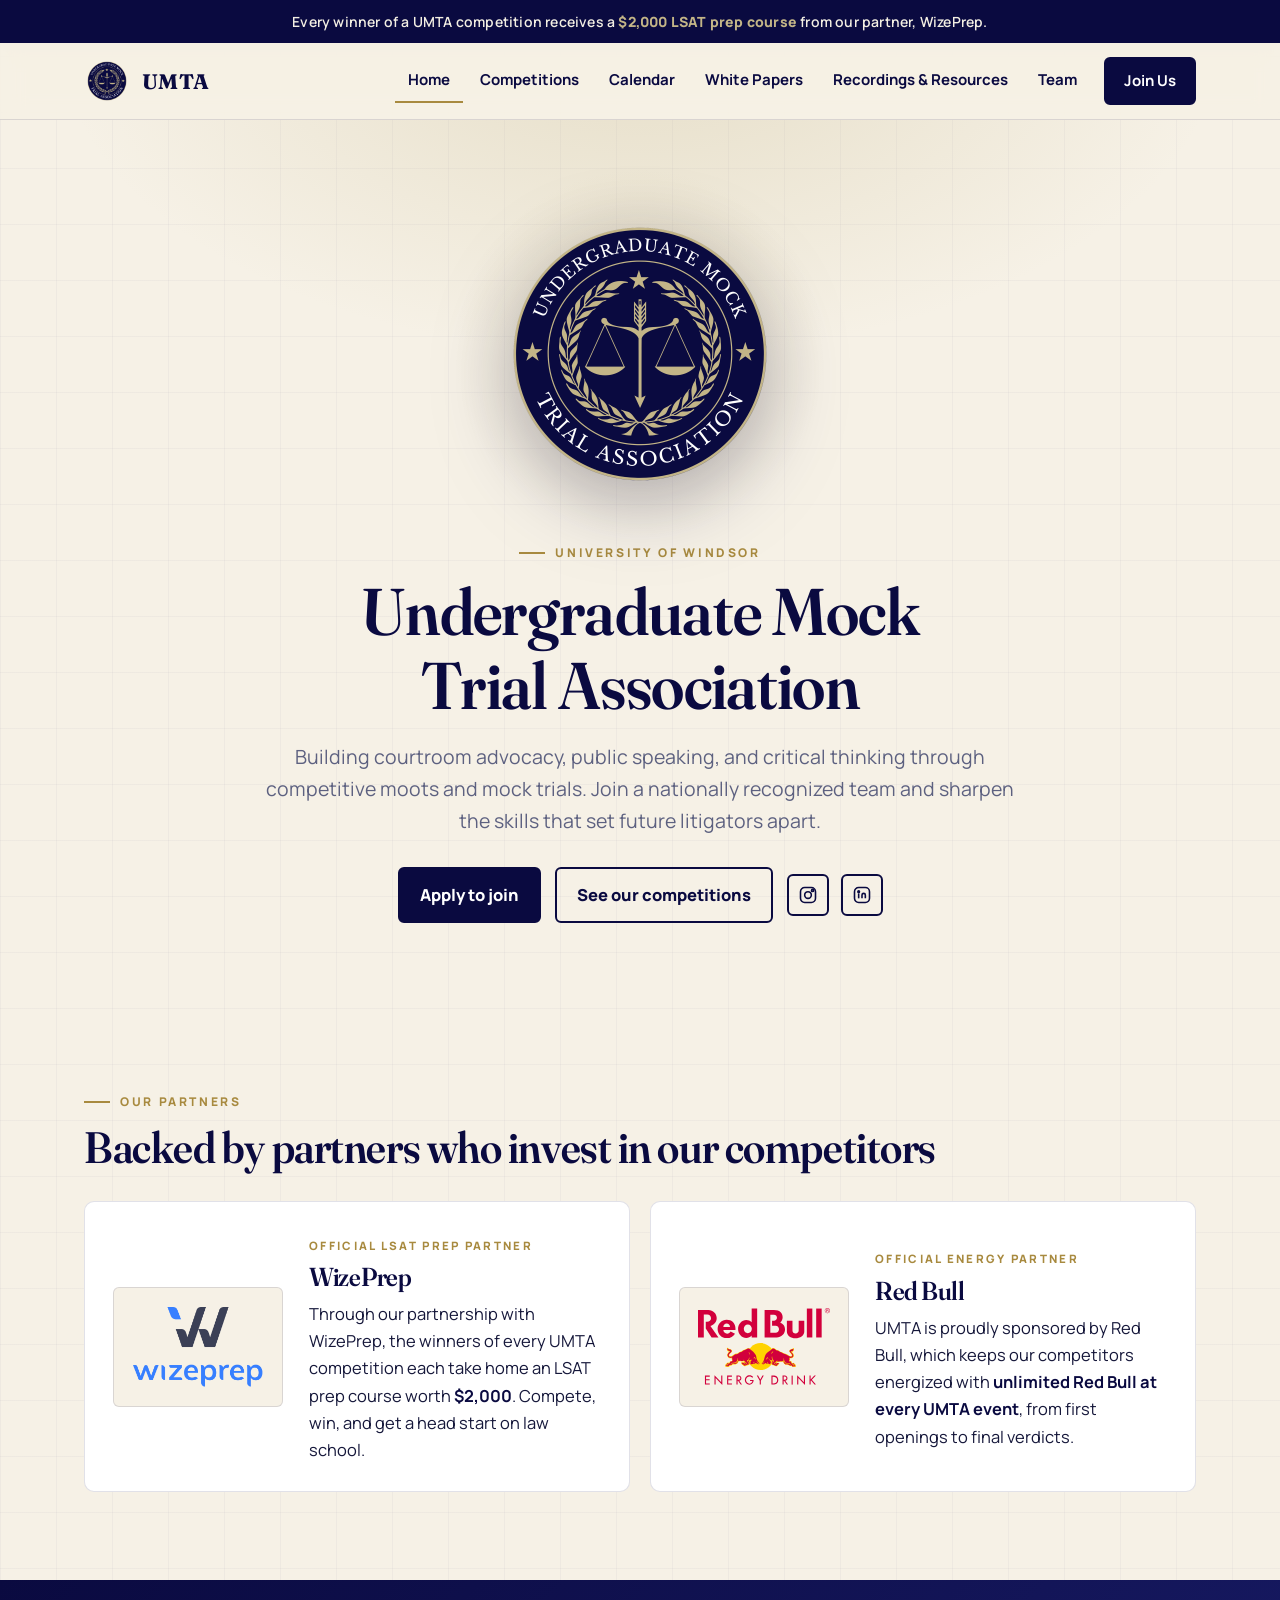
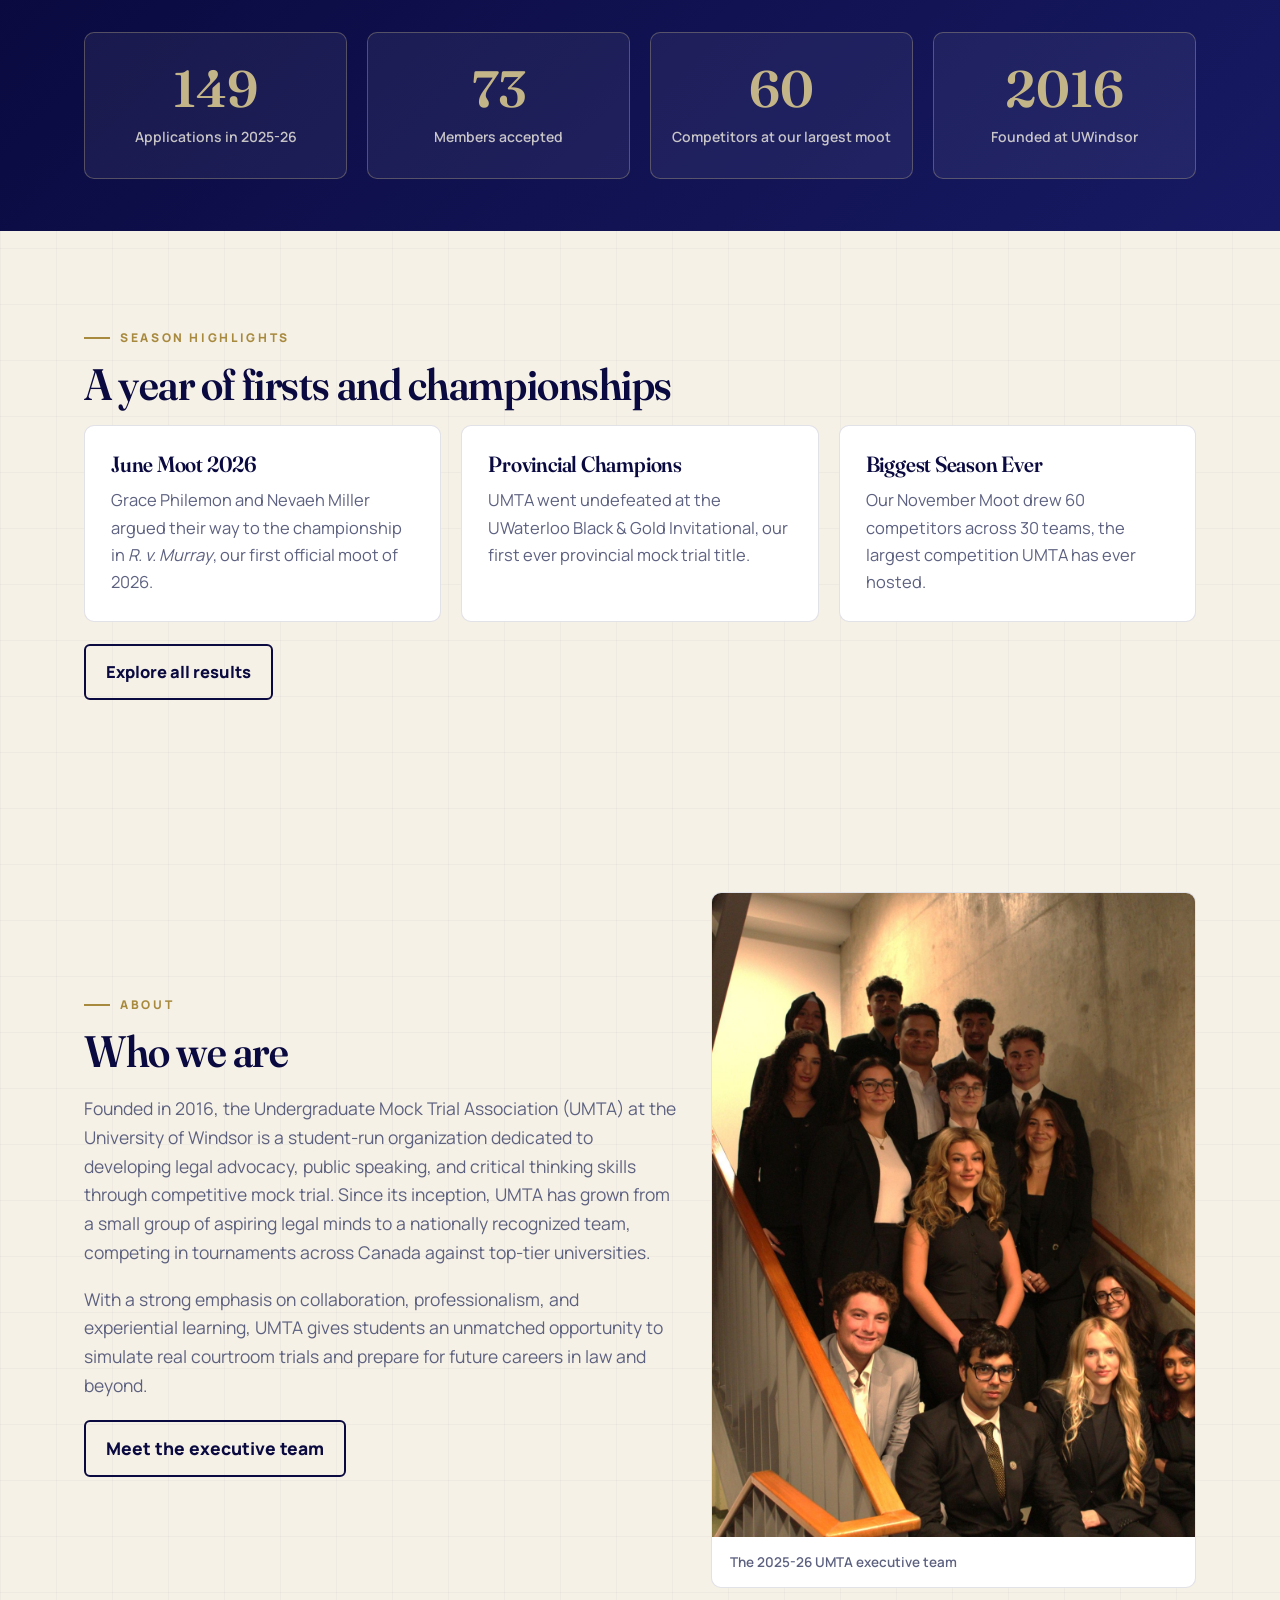
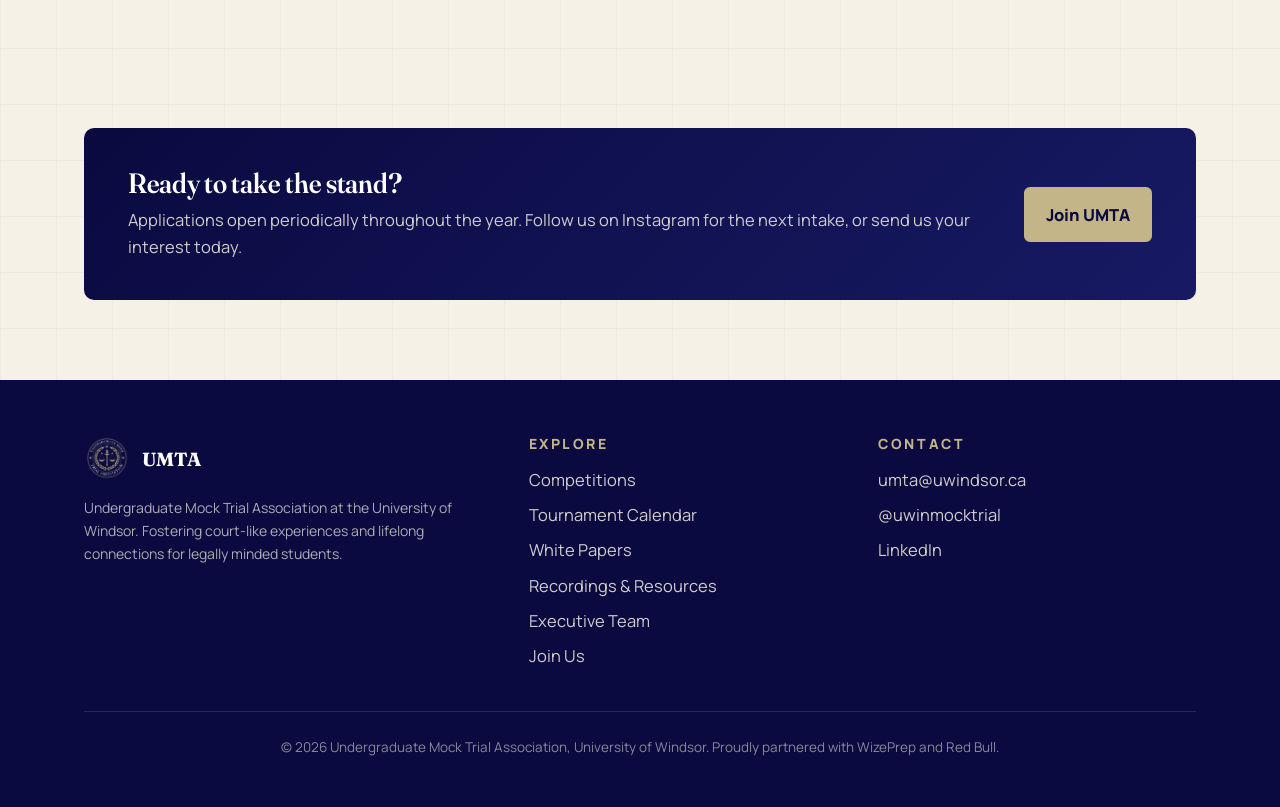
<file: UMTA/umta-vercel-site/index.html>
<!DOCTYPE html>
<html lang="en">
<head>
  <meta charset="utf-8" />
  <meta name="viewport" content="width=device-width, initial-scale=1" />
  <title>Undergraduate Mock Trial Association | University of Windsor</title>
  <meta name="description" content="UMTA at the University of Windsor builds courtroom advocacy, public speaking, and critical thinking through competitive moots and mock trials." />
  <meta name="theme-color" content="#0a0a40" />
  <link rel="icon" type="image/png" href="images/umta-logo.png" />
  <link rel="preconnect" href="https://fonts.googleapis.com">
  <link rel="preconnect" href="https://fonts.gstatic.com" crossorigin>
  <link href="https://fonts.googleapis.com/css2?family=Fraunces:opsz,wght@9..144,400;9..144,600;9..144,700&family=Manrope:wght@400;500;600;700;800&display=swap" rel="stylesheet">
  <link rel="stylesheet" href="styles.css" />
</head>
<body>

  <div class="announce">
    Every winner of a UMTA competition receives a <b>$2,000 LSAT prep course</b> from our partner, WizePrep.
  </div>

  <header class="site">
    <div class="container nav">
      <a class="brand" href="index.html" aria-label="UMTA home">
        <img src="images/umta-seal-navy.png" alt="UMTA seal" />
        <b>UMTA</b>
      </a>
      <button class="menu-btn" aria-label="Toggle menu" aria-expanded="false">&#9776;</button>
      <nav class="nav-links" aria-label="Primary navigation">
        <a href="index.html" class="active">Home</a>
        <a href="competitions.html">Competitions</a>
        <a href="calendar.html">Calendar</a>
        <a href="white-papers.html">White Papers</a>
        <a href="resources.html">Recordings &amp; Resources</a>
        <a href="team.html">Team</a>
        <a class="cta" href="join.html">Join Us</a>
      </nav>
    </div>
  </header>

  <!-- Hero -->
  <main class="hero">
    <div class="container">
      <div class="hero-seal">
        <img src="images/umta-seal-navy.png" alt="Undergraduate Mock Trial Association seal" />
      </div>
      <span class="eyebrow">University of Windsor</span>
      <h1>Undergraduate Mock Trial Association</h1>
      <p>Building courtroom advocacy, public speaking, and critical thinking through competitive moots and mock trials. Join a nationally recognized team and sharpen the skills that set future litigators apart.</p>
      <div class="actions">
        <a class="cta" href="join.html">Apply to join</a>
        <a class="cta ghost" href="competitions.html">See our competitions</a>
        <div class="social" aria-label="UMTA social media">
          <a class="icon" href="https://www.instagram.com/uwinmocktrial/" target="_blank" rel="noopener" aria-label="Instagram">
            <svg viewBox="0 0 24 24" aria-hidden="true"><rect x="3" y="3" width="18" height="18" rx="5"/><circle cx="12" cy="12" r="4"/><circle cx="17.5" cy="6.5" r="1.3"/></svg>
          </a>
          <a class="icon" href="https://www.linkedin.com/company/undergraduate-mock-trial-association/" target="_blank" rel="noopener" aria-label="LinkedIn">
            <svg viewBox="0 0 24 24" aria-hidden="true"><rect x="3" y="3" width="18" height="18" rx="5"/><circle cx="8" cy="8" r="1"/><line x1="8" y1="10" x2="8" y2="16"/><path d="M12 16v-4a2 2 0 0 1 4 0v4"/></svg>
          </a>
        </div>
      </div>
    </div>
  </main>

  <!-- Partners -->
  <section class="section partners band" id="partners">
    <div class="container">
      <span class="eyebrow">Our Partners</span>
      <h2>Backed by partners who invest in our competitors</h2>
      <div class="cards-2" style="margin-top:28px">
        <div class="card fade-in">
          <div class="logo-chip"><img src="images/wizeprep-logo.png" alt="WizePrep logo" /></div>
          <div>
            <span class="partner-tag">Official LSAT Prep Partner</span>
            <h3>WizePrep</h3>
            <p>Through our partnership with WizePrep, the winners of every UMTA competition each take home an LSAT prep course worth <b>$2,000</b>. Compete, win, and get a head start on law school.</p>
          </div>
        </div>
        <div class="card fade-in">
          <div class="logo-chip"><img src="images/redbull-logo.svg" alt="Red Bull logo" /></div>
          <div>
            <span class="partner-tag">Official Energy Partner</span>
            <h3>Red Bull</h3>
            <p>UMTA is proudly sponsored by Red Bull, which keeps our competitors energized with <b>unlimited Red Bull at every UMTA event</b>, from first openings to final verdicts.</p>
          </div>
        </div>
      </div>
    </div>
  </section>

  <!-- Stats -->
  <section class="section-tight band-navy">
    <div class="container">
      <div class="stats">
        <div class="stat fade-in"><div class="num">149</div><div class="label">Applications in 2025-26</div></div>
        <div class="stat fade-in"><div class="num">73</div><div class="label">Members accepted</div></div>
        <div class="stat fade-in"><div class="num">60</div><div class="label">Competitors at our largest moot</div></div>
        <div class="stat fade-in"><div class="num">2016</div><div class="label">Founded at UWindsor</div></div>
      </div>
    </div>
  </section>

  <!-- Highlights -->
  <section class="section">
    <div class="container">
      <span class="eyebrow">Season Highlights</span>
      <h2>A year of firsts and championships</h2>
      <div class="cards">
        <div class="card fade-in">
          <h3>June Moot 2026</h3>
          <p>Grace Philemon and Nevaeh Miller argued their way to the championship in <i>R. v. Murray</i>, our first official moot of 2026.</p>
        </div>
        <div class="card fade-in">
          <h3>Provincial Champions</h3>
          <p>UMTA went undefeated at the UWaterloo Black &amp; Gold Invitational, our first ever provincial mock trial title.</p>
        </div>
        <div class="card fade-in">
          <h3>Biggest Season Ever</h3>
          <p>Our November Moot drew 60 competitors across 30 teams, the largest competition UMTA has ever hosted.</p>
        </div>
      </div>
      <p style="margin-top:22px"><a class="cta ghost" href="competitions.html">Explore all results</a></p>
    </div>
  </section>

  <!-- About -->
  <section class="section">
    <div class="container">
      <div class="photo-band">
        <div class="about-copy">
          <span class="eyebrow">About</span>
          <h2>Who we are</h2>
          <p class="lede">Founded in 2016, the Undergraduate Mock Trial Association (UMTA) at the University of Windsor is a student-run organization dedicated to developing legal advocacy, public speaking, and critical thinking skills through competitive mock trial. Since its inception, UMTA has grown from a small group of aspiring legal minds to a nationally recognized team, competing in tournaments across Canada against top-tier universities.</p>
          <p class="lede" style="margin-top:14px">With a strong emphasis on collaboration, professionalism, and experiential learning, UMTA gives students an unmatched opportunity to simulate real courtroom trials and prepare for future careers in law and beyond.</p>
          <p style="margin-top:20px"><a class="cta ghost" href="team.html">Meet the executive team</a></p>
        </div>
        <div class="card fade-in">
          <img src="images/exec-team-2025-2026.jpg" alt="UMTA 2025-26 executive team" style="aspect-ratio:3/4" />
          <div class="caption">The 2025-26 UMTA executive team</div>
        </div>
      </div>
    </div>
  </section>

  <!-- Join CTA -->
  <section class="section-tight" style="padding-bottom:80px">
    <div class="container">
      <div class="cta-banner fade-in">
        <div>
          <h3>Ready to take the stand?</h3>
          <p>Applications open periodically throughout the year. Follow us on Instagram for the next intake, or send us your interest today.</p>
        </div>
        <a class="cta" href="join.html">Join UMTA</a>
      </div>
    </div>
  </section>

  <footer class="site">
    <div class="container">
      <div class="footer-grid">
        <div>
          <div class="footer-brand">
            <img src="images/umta-logo.png" alt="UMTA seal" />
            <b>UMTA</b>
          </div>
          <p style="font-size:14px; margin:0">Undergraduate Mock Trial Association at the University of Windsor. Fostering court-like experiences and lifelong connections for legally minded students.</p>
        </div>
        <div>
          <h4>Explore</h4>
          <ul>
            <li><a href="competitions.html">Competitions</a></li>
            <li><a href="calendar.html">Tournament Calendar</a></li>
            <li><a href="white-papers.html">White Papers</a></li>
            <li><a href="resources.html">Recordings &amp; Resources</a></li>
            <li><a href="team.html">Executive Team</a></li>
            <li><a href="join.html">Join Us</a></li>
          </ul>
        </div>
        <div>
          <h4>Contact</h4>
          <ul>
            <li><a href="mailto:umta@uwindsor.ca">umta@uwindsor.ca</a></li>
            <li><a href="https://www.instagram.com/uwinmocktrial/" target="_blank" rel="noopener">@uwinmocktrial</a></li>
            <li><a href="https://www.linkedin.com/company/undergraduate-mock-trial-association/" target="_blank" rel="noopener">LinkedIn</a></li>
          </ul>
        </div>
      </div>
      <div class="copyright">&copy; <span id="year"></span> Undergraduate Mock Trial Association, University of Windsor. Proudly partnered with WizePrep and Red Bull.</div>
    </div>
  </footer>

  <script src="script.js"></script>
</body>
</html>
</file>
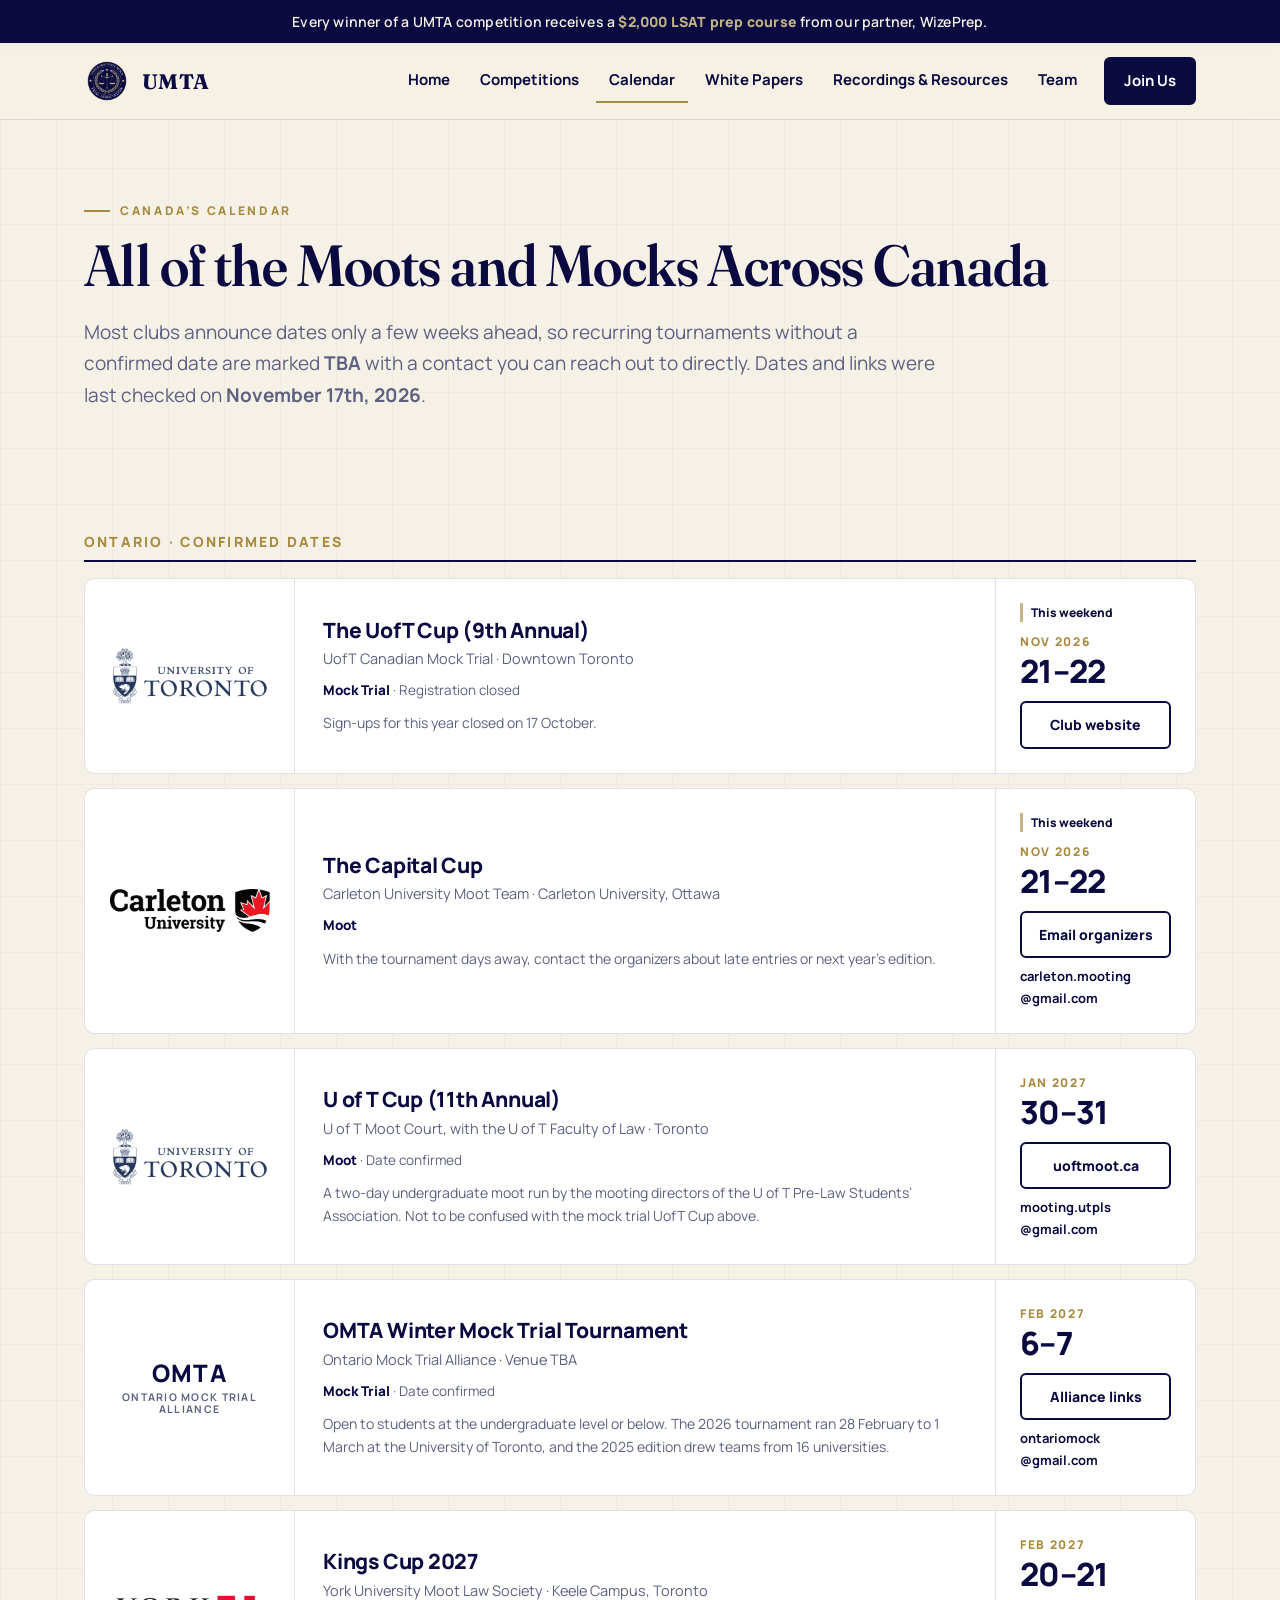
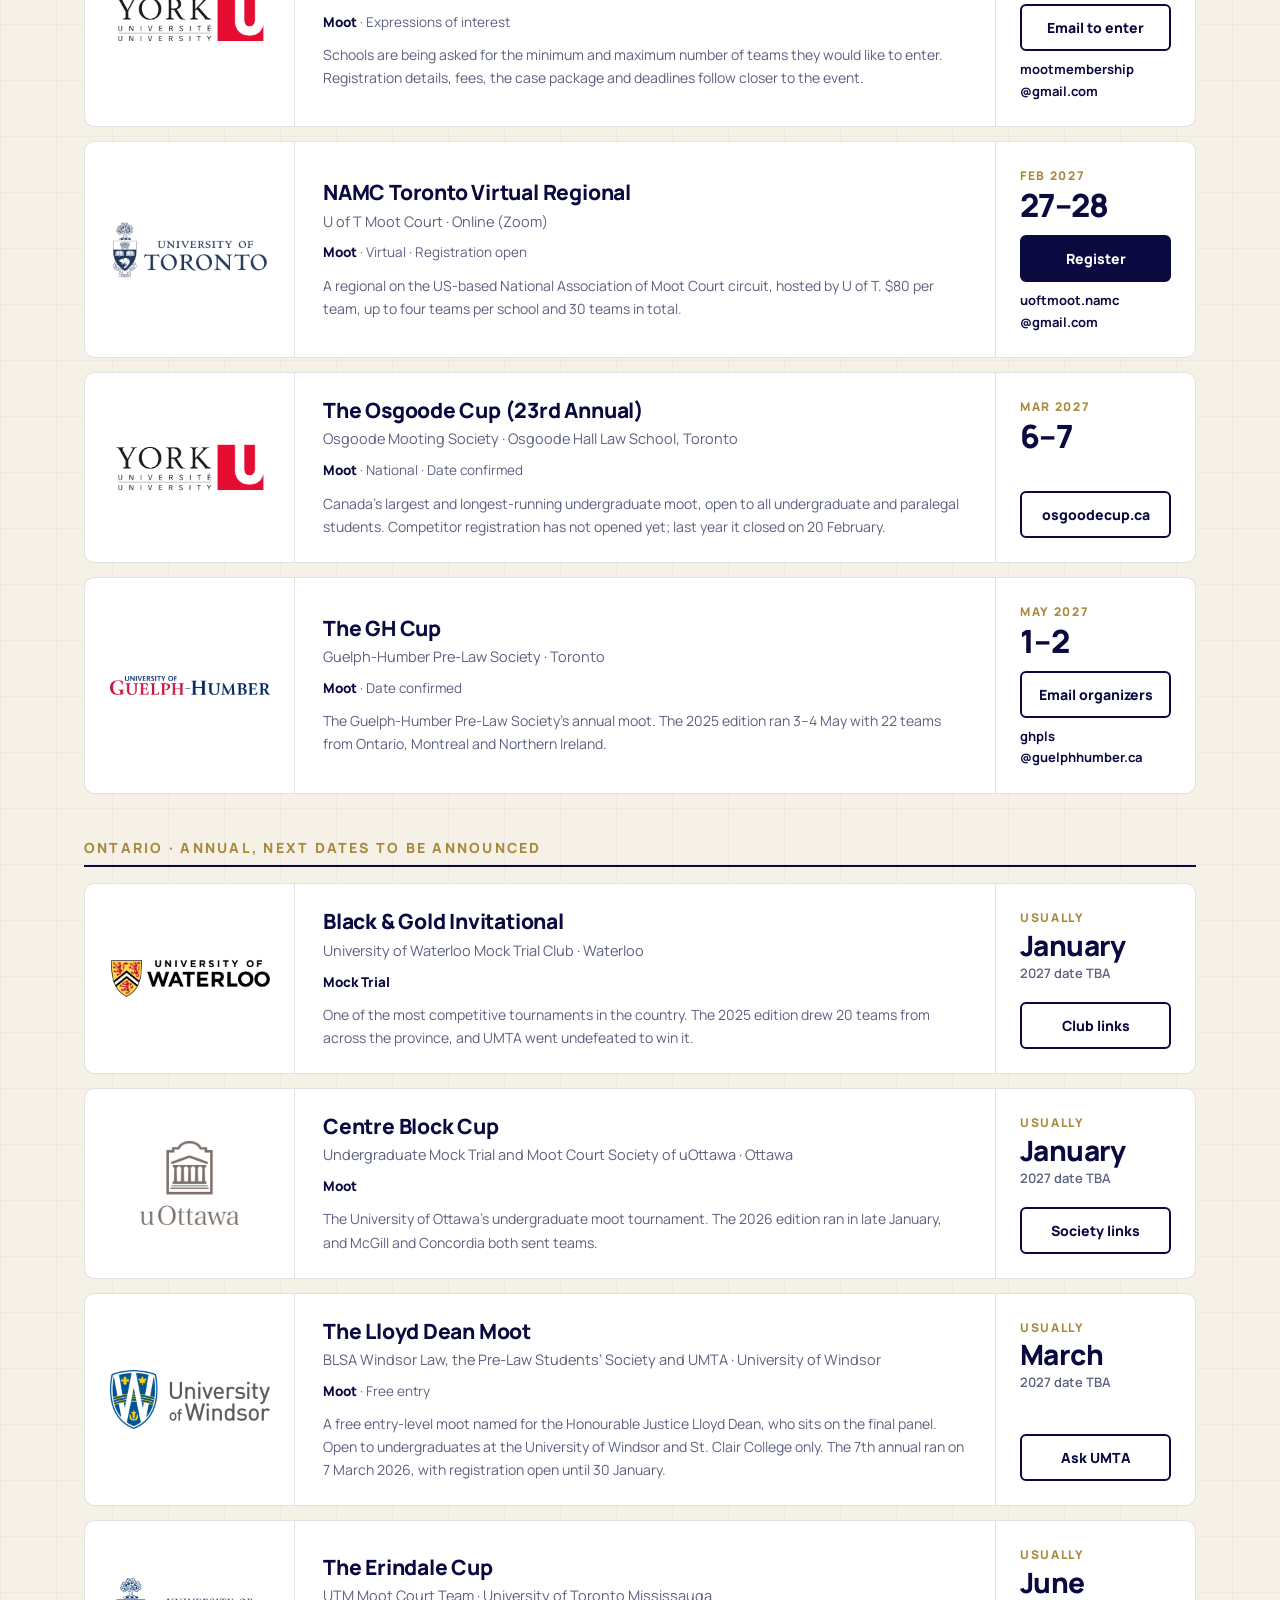
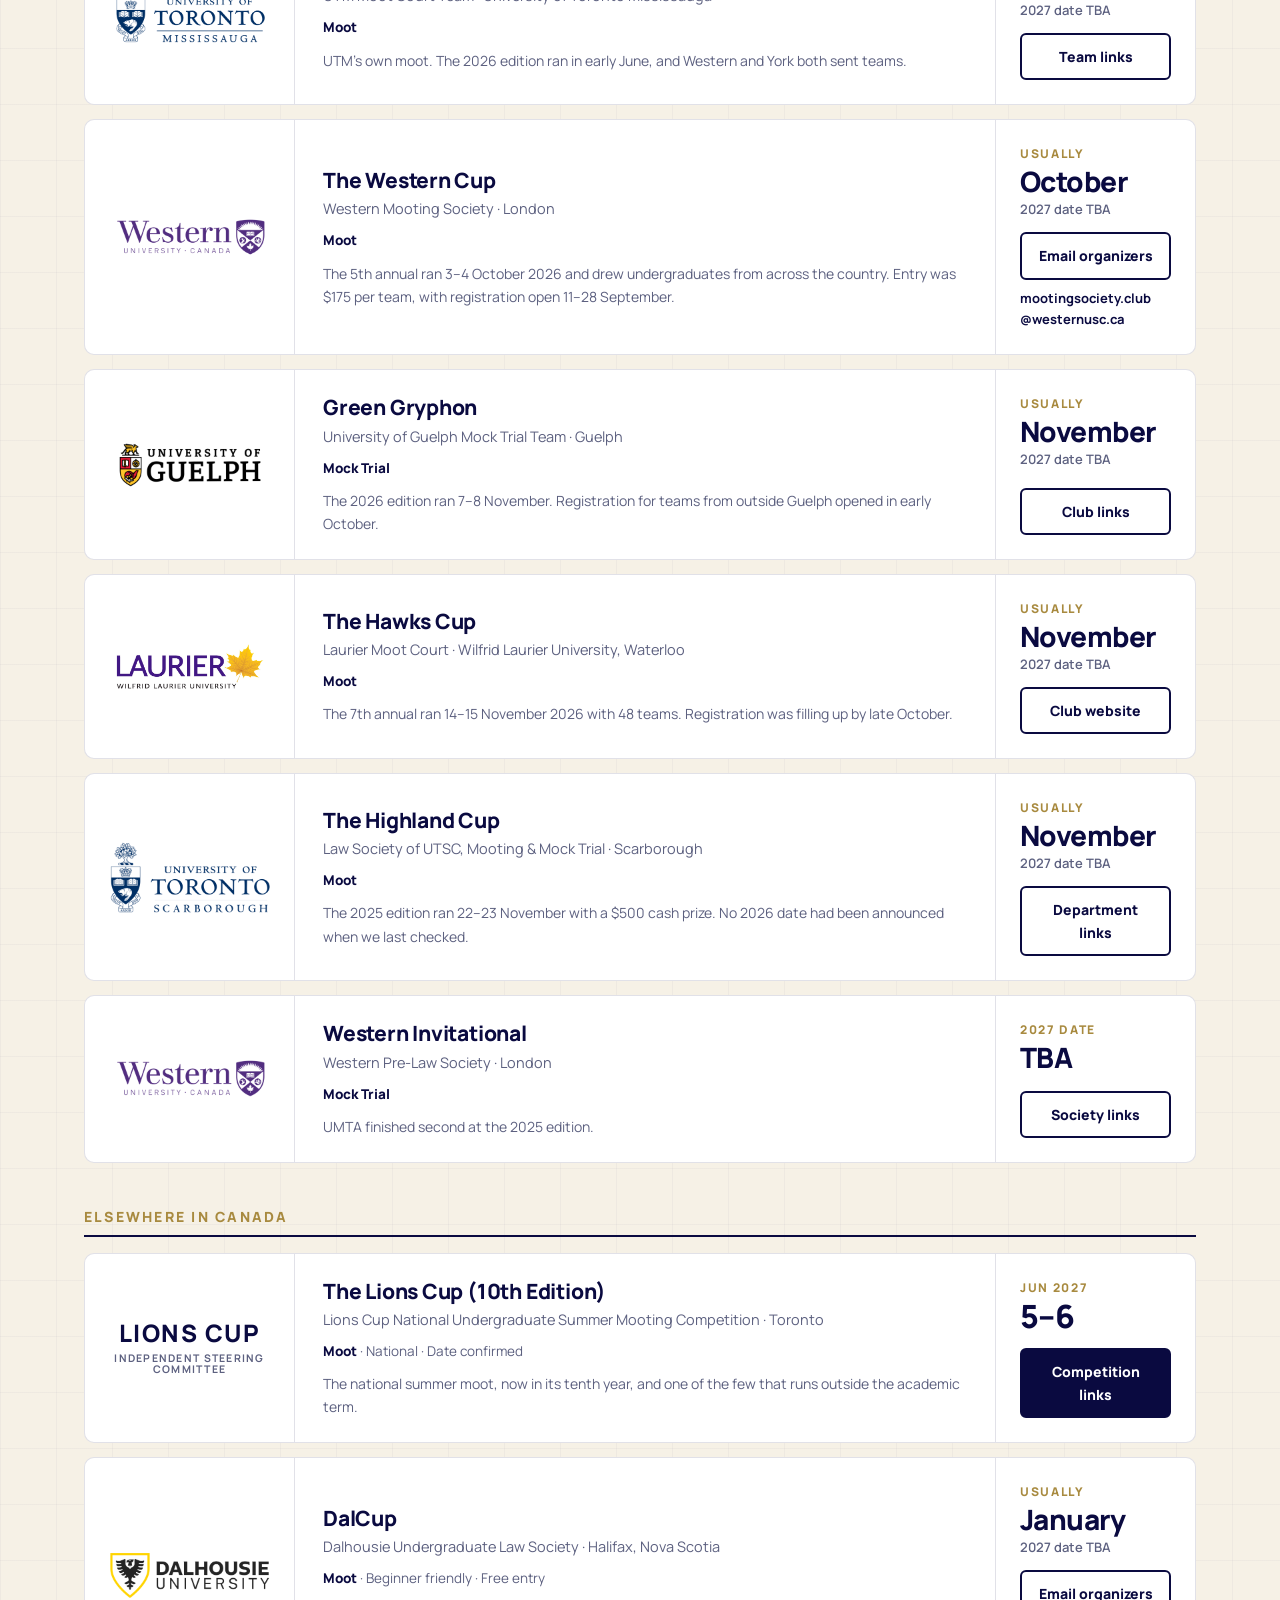
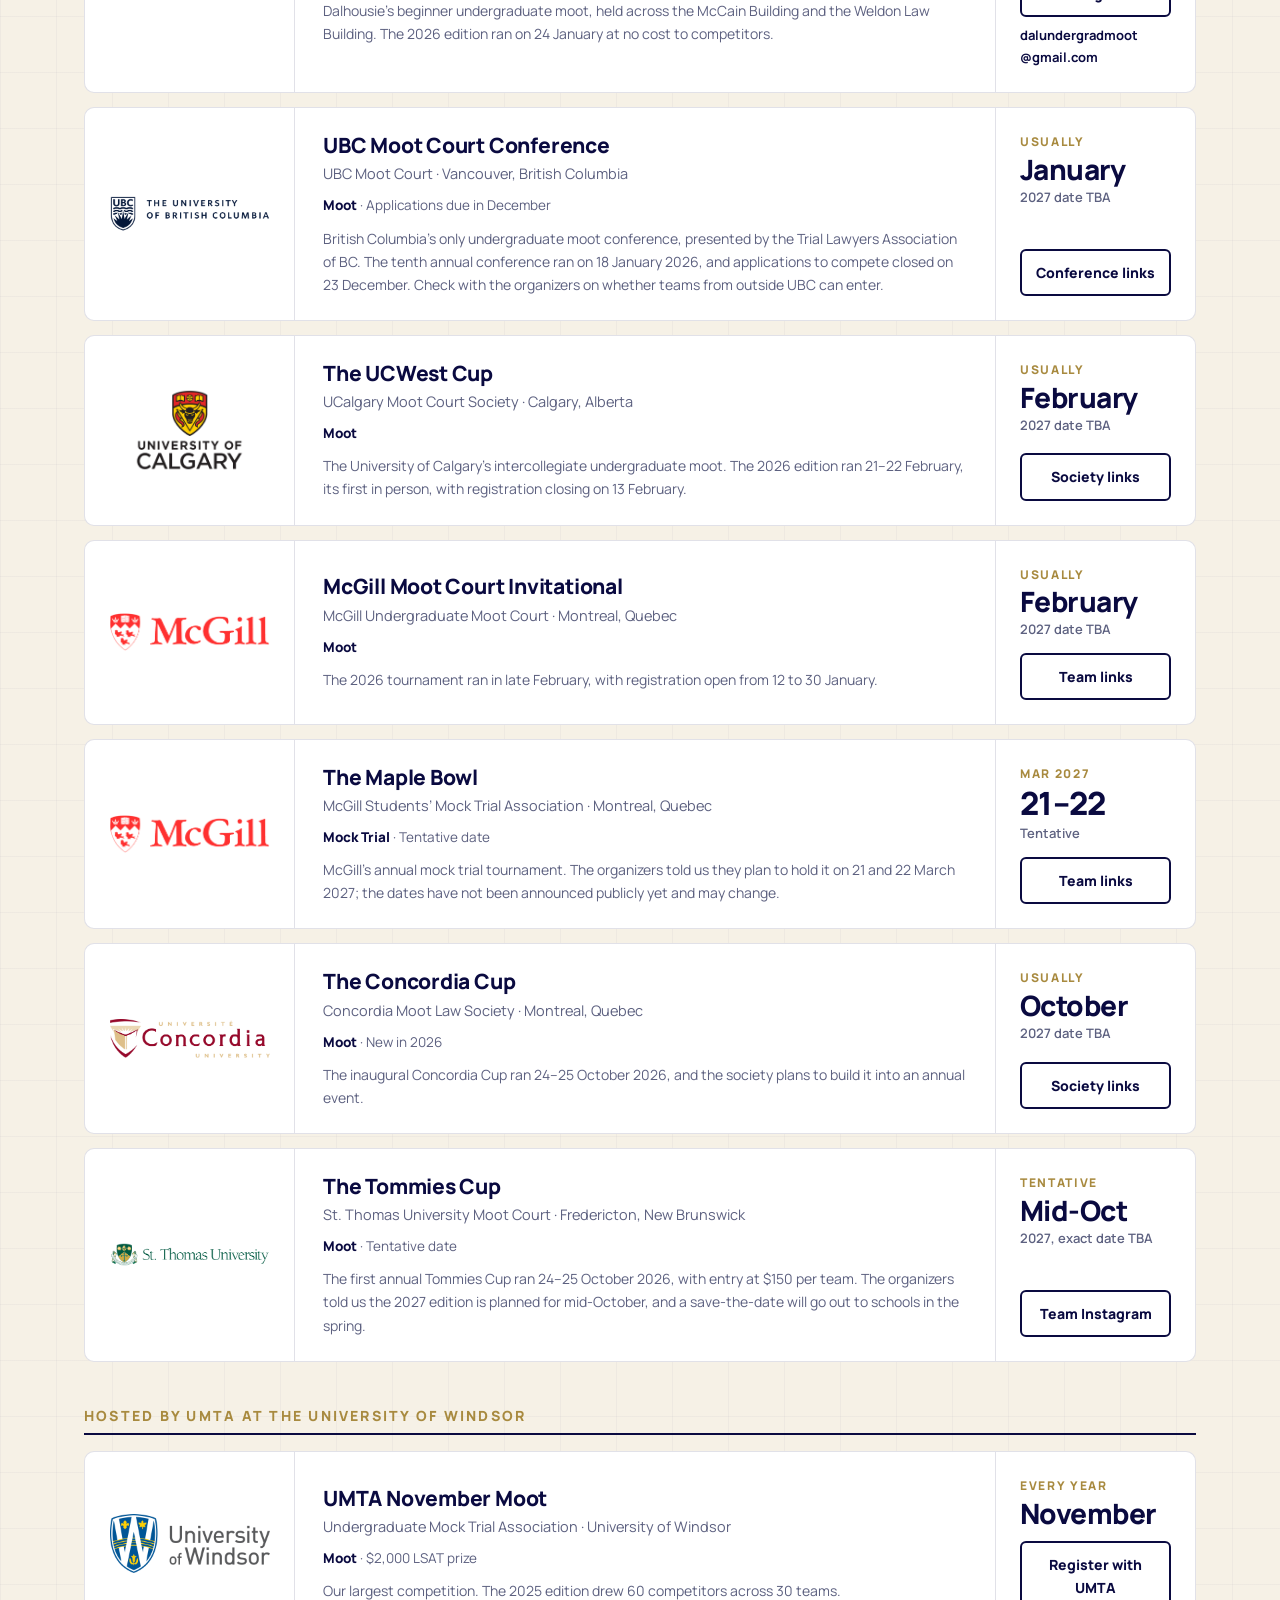
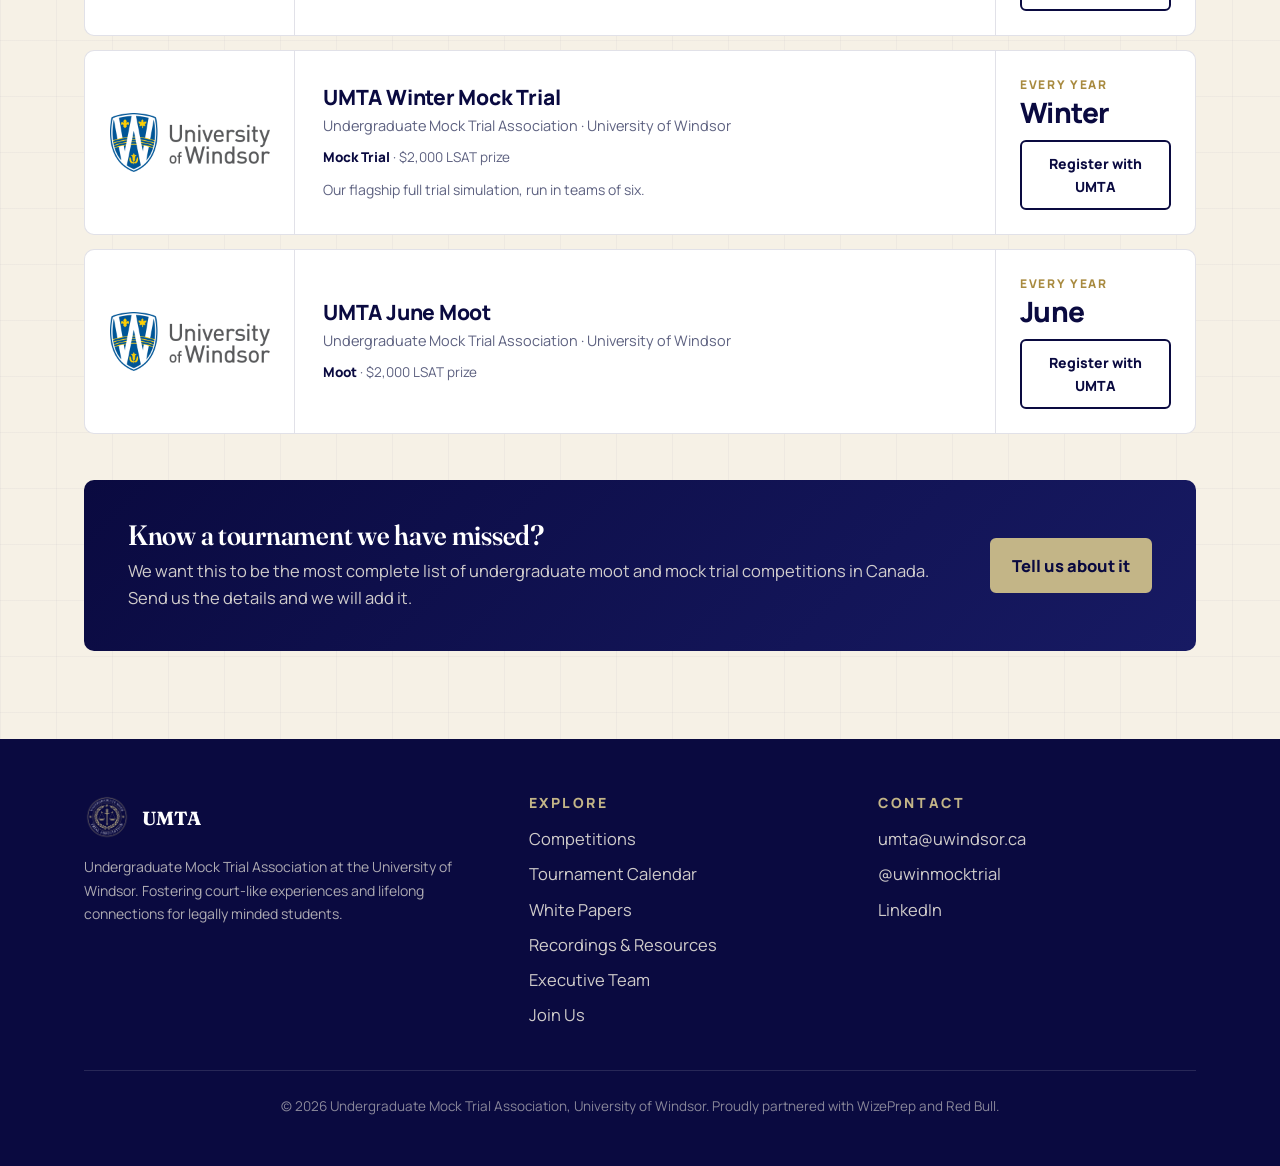
<file: UMTA/umta-vercel-site/calendar.html>
<!DOCTYPE html>
<html lang="en">
<head>
  <meta charset="utf-8" />
  <meta name="viewport" content="width=device-width, initial-scale=1" />
  <title>Tournament Calendar | UMTA</title>
  <meta name="description" content="A calendar of undergraduate moot and mock trial tournaments across Ontario and Canada, with registration links and contacts." />
  <meta name="theme-color" content="#0a0a40" />
  <link rel="icon" type="image/png" href="images/umta-logo.png" />
  <link rel="preconnect" href="https://fonts.googleapis.com">
  <link rel="preconnect" href="https://fonts.gstatic.com" crossorigin>
  <link href="https://fonts.googleapis.com/css2?family=Fraunces:opsz,wght@9..144,400;9..144,600;9..144,700&family=Manrope:wght@400;500;600;700;800&display=swap" rel="stylesheet">
  <link rel="stylesheet" href="styles.css" />
</head>
<body>

  <div class="announce">
    Every winner of a UMTA competition receives a <b>$2,000 LSAT prep course</b> from our partner, WizePrep.
  </div>

  <header class="site">
    <div class="container nav">
      <a class="brand" href="index.html" aria-label="UMTA home">
        <img src="images/umta-seal-navy.png" alt="UMTA seal" />
        <b>UMTA</b>
      </a>
      <button class="menu-btn" aria-label="Toggle menu" aria-expanded="false">&#9776;</button>
      <nav class="nav-links" aria-label="Primary navigation">
        <a href="index.html">Home</a>
        <a href="competitions.html">Competitions</a>
        <a href="calendar.html" class="active">Calendar</a>
        <a href="white-papers.html">White Papers</a>
        <a href="resources.html">Recordings &amp; Resources</a>
        <a href="team.html">Team</a>
        <a class="cta" href="join.html">Join Us</a>
      </nav>
    </div>
  </header>

  <main>
    <div class="container page-hero">
      <span class="eyebrow">Canada&rsquo;s Calendar</span>
      <h1>All of the Moots and Mocks Across Canada</h1>
      <p>Most clubs announce dates only a few weeks ahead, so recurring tournaments without a confirmed date are marked <b>TBA</b> with a contact you can reach out to directly. Dates and links were last checked on <b>November 17th, 2026</b>.</p>
    </div>

    <section class="section">
      <div class="container">

        <!-- ============ TOURNAMENTS (generated list) ============ -->
        <div class="cal-group">
          <h3>Ontario &middot; Confirmed dates</h3>
          <div class="cal-list">

            <article class="cal-item fade-in">
              <div class="cal-logo"><img src="images/logos/uoft.png" alt="University of Toronto" loading="lazy" /></div>
              <div class="cal-body">
                <h4>The UofT Cup (9th Annual)</h4>
                <p class="host">UofT Canadian Mock Trial &middot; Downtown Toronto</p>
                <p class="cal-meta"><b>Mock Trial</b> &middot; Registration closed</p>
                <p class="note">Sign-ups for this year closed on 17 October.</p>
              </div>
              <div class="cal-date"><span class="flag">This weekend</span><span class="lbl">Nov 2026</span><span class="day">21&ndash;22</span></div>
              <div class="cal-action">
                <a class="cta ghost" href="https://www.utorontomock.com/" target="_blank" rel="noopener">Club website</a>
              </div>
            </article>

            <article class="cal-item fade-in">
              <div class="cal-logo"><img src="images/logos/carleton.png" alt="Carleton University" loading="lazy" /></div>
              <div class="cal-body">
                <h4>The Capital Cup</h4>
                <p class="host">Carleton University Moot Team &middot; Carleton University, Ottawa</p>
                <p class="cal-meta"><b>Moot</b></p>
                <p class="note">With the tournament days away, contact the organizers about late entries or next year&rsquo;s edition.</p>
              </div>
              <div class="cal-date"><span class="flag">This weekend</span><span class="lbl">Nov 2026</span><span class="day">21&ndash;22</span></div>
              <div class="cal-action">
                <a class="cta ghost" href="mailto:carleton.mooting@gmail.com?subject=Capital%20Cup%20-%20Registration%20Enquiry">Email organizers</a>
                <span class="email"><a href="mailto:carleton.mooting@gmail.com">carleton.mooting<wbr>@gmail.com</a></span>
              </div>
            </article>

            <article class="cal-item fade-in">
              <div class="cal-logo"><img src="images/logos/uoft.png" alt="University of Toronto" loading="lazy" /></div>
              <div class="cal-body">
                <h4>U of T Cup (11th Annual)</h4>
                <p class="host">U of T Moot Court, with the U of T Faculty of Law &middot; Toronto</p>
                <p class="cal-meta"><b>Moot</b> &middot; Date confirmed</p>
                <p class="note">A two-day undergraduate moot run by the mooting directors of the U of T Pre-Law Students&rsquo; Association. Not to be confused with the mock trial UofT Cup above.</p>
              </div>
              <div class="cal-date"><span class="lbl">Jan 2027</span><span class="day">30&ndash;31</span></div>
              <div class="cal-action">
                <a class="cta ghost" href="https://uoftmoot.ca/uoftcup-2025" target="_blank" rel="noopener">uoftmoot.ca</a>
                <span class="email"><a href="mailto:mooting.utpls@gmail.com">mooting.utpls<wbr>@gmail.com</a></span>
              </div>
            </article>

            <article class="cal-item fade-in">
              <div class="cal-logo"><span class="cal-wordmark">OMTA<small>Ontario Mock Trial Alliance</small></span></div>
              <div class="cal-body">
                <h4>OMTA Winter Mock Trial Tournament</h4>
                <p class="host">Ontario Mock Trial Alliance &middot; Venue TBA</p>
                <p class="cal-meta"><b>Mock Trial</b> &middot; Date confirmed</p>
                <p class="note">Open to students at the undergraduate level or below. The 2026 tournament ran 28 February to 1 March at the University of Toronto, and the 2025 edition drew teams from 16 universities.</p>
              </div>
              <div class="cal-date"><span class="lbl">Feb 2027</span><span class="day">6&ndash;7</span></div>
              <div class="cal-action">
                <a class="cta ghost" href="https://linktr.ee/ontariomock" target="_blank" rel="noopener">Alliance links</a>
                <span class="email"><a href="mailto:ontariomock@gmail.com">ontariomock<wbr>@gmail.com</a></span>
              </div>
            </article>

            <article class="cal-item fade-in">
              <div class="cal-logo"><img src="images/logos/york.png" alt="York University" loading="lazy" /></div>
              <div class="cal-body">
                <h4>Kings Cup 2027</h4>
                <p class="host">York University Moot Law Society &middot; Keele Campus, Toronto</p>
                <p class="cal-meta"><b>Moot</b> &middot; Expressions of interest</p>
                <p class="note">Schools are being asked for the minimum and maximum number of teams they would like to enter. Registration details, fees, the case package and deadlines follow closer to the event.</p>
              </div>
              <div class="cal-date"><span class="lbl">Feb 2027</span><span class="day">20&ndash;21</span></div>
              <div class="cal-action">
                <a class="cta ghost" href="mailto:mootmembership@gmail.com?subject=Kings%20Cup%202027%20-%20Team%20Interest">Email to enter</a>
                <span class="email"><a href="mailto:mootmembership@gmail.com">mootmembership<wbr>@gmail.com</a></span>
              </div>
            </article>

            <article class="cal-item fade-in">
              <div class="cal-logo"><img src="images/logos/uoft.png" alt="University of Toronto" loading="lazy" /></div>
              <div class="cal-body">
                <h4>NAMC Toronto Virtual Regional</h4>
                <p class="host">U of T Moot Court &middot; Online (Zoom)</p>
                <p class="cal-meta"><b>Moot</b> &middot; Virtual &middot; Registration open</p>
                <p class="note">A regional on the US-based National Association of Moot Court circuit, hosted by U of T. $80 per team, up to four teams per school and 30 teams in total.</p>
              </div>
              <div class="cal-date"><span class="lbl">Feb 2027</span><span class="day">27&ndash;28</span></div>
              <div class="cal-action">
                <a class="cta" href="https://www.namcmootcourt.org/tournaments" target="_blank" rel="noopener">Register</a>
                <span class="email"><a href="mailto:uoftmoot.namc@gmail.com">uoftmoot.namc<wbr>@gmail.com</a></span>
              </div>
            </article>

            <article class="cal-item fade-in">
              <div class="cal-logo"><img src="images/logos/york.png" alt="York University" loading="lazy" /></div>
              <div class="cal-body">
                <h4>The Osgoode Cup (23rd Annual)</h4>
                <p class="host">Osgoode Mooting Society &middot; Osgoode Hall Law School, Toronto</p>
                <p class="cal-meta"><b>Moot</b> &middot; National &middot; Date confirmed</p>
                <p class="note">Canada&rsquo;s largest and longest-running undergraduate moot, open to all undergraduate and paralegal students. Competitor registration has not opened yet; last year it closed on 20 February.</p>
              </div>
              <div class="cal-date"><span class="lbl">Mar 2027</span><span class="day">6&ndash;7</span></div>
              <div class="cal-action">
                <a class="cta ghost" href="https://www.osgoodecup.ca/" target="_blank" rel="noopener">osgoodecup.ca</a>
              </div>
            </article>

            <article class="cal-item fade-in">
              <div class="cal-logo"><img src="images/logos/guelph-humber.png" alt="University of Guelph-Humber" loading="lazy" /></div>
              <div class="cal-body">
                <h4>The GH Cup</h4>
                <p class="host">Guelph-Humber Pre-Law Society &middot; Toronto</p>
                <p class="cal-meta"><b>Moot</b> &middot; Date confirmed</p>
                <p class="note">The Guelph-Humber Pre-Law Society&rsquo;s annual moot. The 2025 edition ran 3&ndash;4 May with 22 teams from Ontario, Montreal and Northern Ireland.</p>
              </div>
              <div class="cal-date"><span class="lbl">May 2027</span><span class="day">1&ndash;2</span></div>
              <div class="cal-action">
                <a class="cta ghost" href="mailto:ghpls@guelphhumber.ca?subject=GH%20Cup%20-%20Registration%20Enquiry">Email organizers</a>
                <span class="email"><a href="mailto:ghpls@guelphhumber.ca">ghpls<wbr>@guelphhumber.ca</a></span>
              </div>
            </article>

          </div>
        </div>

        <div class="cal-group">
          <h3>Ontario &middot; Annual, next dates to be announced</h3>
          <div class="cal-list">

            <article class="cal-item fade-in">
              <div class="cal-logo"><img src="images/logos/waterloo.png" alt="University of Waterloo" loading="lazy" /></div>
              <div class="cal-body">
                <h4>Black &amp; Gold Invitational</h4>
                <p class="host">University of Waterloo Mock Trial Club &middot; Waterloo</p>
                <p class="cal-meta"><b>Mock Trial</b></p>
                <p class="note">One of the most competitive tournaments in the country. The 2025 edition drew 20 teams from across the province, and UMTA went undefeated to win it.</p>
              </div>
              <div class="cal-date tba"><span class="lbl">Usually</span><span class="day">January</span><span class="sub">2027 date TBA</span></div>
              <div class="cal-action">
                <a class="cta ghost" href="https://linktr.ee/uwaterloomocktrial" target="_blank" rel="noopener">Club links</a>
              </div>
            </article>

            <article class="cal-item fade-in">
              <div class="cal-logo"><img src="images/logos/uottawa.png" alt="University of Ottawa" loading="lazy" /></div>
              <div class="cal-body">
                <h4>Centre Block Cup</h4>
                <p class="host">Undergraduate Mock Trial and Moot Court Society of uOttawa &middot; Ottawa</p>
                <p class="cal-meta"><b>Moot</b></p>
                <p class="note">The University of Ottawa&rsquo;s undergraduate moot tournament. The 2026 edition ran in late January, and McGill and Concordia both sent teams.</p>
              </div>
              <div class="cal-date tba"><span class="lbl">Usually</span><span class="day">January</span><span class="sub">2027 date TBA</span></div>
              <div class="cal-action">
                <a class="cta ghost" href="https://linktr.ee/ummsuo_stfpsuo" target="_blank" rel="noopener">Society links</a>
              </div>
            </article>

            <article class="cal-item fade-in">
              <div class="cal-logo"><img src="images/logos/windsor.png" alt="University of Windsor" loading="lazy" /></div>
              <div class="cal-body">
                <h4>The Lloyd Dean Moot</h4>
                <p class="host">BLSA Windsor Law, the Pre-Law Students&rsquo; Society and UMTA &middot; University of Windsor</p>
                <p class="cal-meta"><b>Moot</b> &middot; Free entry</p>
                <p class="note">A free entry-level moot named for the Honourable Justice Lloyd Dean, who sits on the final panel. Open to undergraduates at the University of Windsor and St. Clair College only. The 7th annual ran on 7 March 2026, with registration open until 30 January.</p>
              </div>
              <div class="cal-date tba"><span class="lbl">Usually</span><span class="day">March</span><span class="sub">2027 date TBA</span></div>
              <div class="cal-action">
                <a class="cta ghost" href="mailto:umta@uwindsor.ca?subject=Lloyd%20Dean%20Moot">Ask UMTA</a>
              </div>
            </article>

            <article class="cal-item fade-in">
              <div class="cal-logo"><img src="images/logos/utm.png" alt="University of Toronto Mississauga" loading="lazy" /></div>
              <div class="cal-body">
                <h4>The Erindale Cup</h4>
                <p class="host">UTM Moot Court Team &middot; University of Toronto Mississauga</p>
                <p class="cal-meta"><b>Moot</b></p>
                <p class="note">UTM&rsquo;s own moot. The 2026 edition ran in early June, and Western and York both sent teams.</p>
              </div>
              <div class="cal-date tba"><span class="lbl">Usually</span><span class="day">June</span><span class="sub">2027 date TBA</span></div>
              <div class="cal-action">
                <a class="cta ghost" href="https://linktr.ee/UTMMootCourtTeam" target="_blank" rel="noopener">Team links</a>
              </div>
            </article>

            <article class="cal-item fade-in">
              <div class="cal-logo"><img src="images/logos/western.png" alt="Western University" loading="lazy" /></div>
              <div class="cal-body">
                <h4>The Western Cup</h4>
                <p class="host">Western Mooting Society &middot; London</p>
                <p class="cal-meta"><b>Moot</b></p>
                <p class="note">The 5th annual ran 3&ndash;4 October 2026 and drew undergraduates from across the country. Entry was $175 per team, with registration open 11&ndash;28 September.</p>
              </div>
              <div class="cal-date tba"><span class="lbl">Usually</span><span class="day">October</span><span class="sub">2027 date TBA</span></div>
              <div class="cal-action">
                <a class="cta ghost" href="mailto:mootingsociety.club@westernusc.ca?subject=Western%20Cup%20-%20Registration%20Enquiry">Email organizers</a>
                <span class="email"><a href="mailto:mootingsociety.club@westernusc.ca">mootingsociety.club<wbr>@westernusc.ca</a></span>
              </div>
            </article>

            <article class="cal-item fade-in">
              <div class="cal-logo"><img src="images/logos/guelph.png" alt="University of Guelph" loading="lazy" /></div>
              <div class="cal-body">
                <h4>Green Gryphon</h4>
                <p class="host">University of Guelph Mock Trial Team &middot; Guelph</p>
                <p class="cal-meta"><b>Mock Trial</b></p>
                <p class="note">The 2026 edition ran 7&ndash;8 November. Registration for teams from outside Guelph opened in early October.</p>
              </div>
              <div class="cal-date tba"><span class="lbl">Usually</span><span class="day">November</span><span class="sub">2027 date TBA</span></div>
              <div class="cal-action">
                <a class="cta ghost" href="https://linktr.ee/uogmocktrials" target="_blank" rel="noopener">Club links</a>
              </div>
            </article>

            <article class="cal-item fade-in">
              <div class="cal-logo"><img src="images/logos/laurier.jpg" alt="Wilfrid Laurier University" loading="lazy" /></div>
              <div class="cal-body">
                <h4>The Hawks Cup</h4>
                <p class="host">Laurier Moot Court &middot; Wilfrid Laurier University, Waterloo</p>
                <p class="cal-meta"><b>Moot</b></p>
                <p class="note">The 7th annual ran 14&ndash;15 November 2026 with 48 teams. Registration was filling up by late October.</p>
              </div>
              <div class="cal-date tba"><span class="lbl">Usually</span><span class="day">November</span><span class="sub">2027 date TBA</span></div>
              <div class="cal-action">
                <a class="cta ghost" href="https://www.lauriermootcourt.ca/" target="_blank" rel="noopener">Club website</a>
              </div>
            </article>

            <article class="cal-item fade-in">
              <div class="cal-logo"><img src="images/logos/utsc.png" alt="University of Toronto Scarborough" loading="lazy" /></div>
              <div class="cal-body">
                <h4>The Highland Cup</h4>
                <p class="host">Law Society of UTSC, Mooting &amp; Mock Trial &middot; Scarborough</p>
                <p class="cal-meta"><b>Moot</b></p>
                <p class="note">The 2025 edition ran 22&ndash;23 November with a $500 cash prize. No 2026 date had been announced when we last checked.</p>
              </div>
              <div class="cal-date tba"><span class="lbl">Usually</span><span class="day">November</span><span class="sub">2027 date TBA</span></div>
              <div class="cal-action">
                <a class="cta ghost" href="https://linktr.ee/lsoumootingmock" target="_blank" rel="noopener">Department links</a>
              </div>
            </article>

            <article class="cal-item fade-in">
              <div class="cal-logo"><img src="images/logos/western.png" alt="Western University" loading="lazy" /></div>
              <div class="cal-body">
                <h4>Western Invitational</h4>
                <p class="host">Western Pre-Law Society &middot; London</p>
                <p class="cal-meta"><b>Mock Trial</b></p>
                <p class="note">UMTA finished second at the 2025 edition.</p>
              </div>
              <div class="cal-date tba"><span class="lbl">2027 date</span><span class="day">TBA</span></div>
              <div class="cal-action">
                <a class="cta ghost" href="https://linktr.ee/WPLS" target="_blank" rel="noopener">Society links</a>
              </div>
            </article>

          </div>
        </div>

        <div class="cal-group">
          <h3>Elsewhere in Canada</h3>
          <div class="cal-list">

            <article class="cal-item fade-in">
              <div class="cal-logo"><span class="cal-wordmark">Lions Cup<small>Independent steering committee</small></span></div>
              <div class="cal-body">
                <h4>The Lions Cup (10th Edition)</h4>
                <p class="host">Lions Cup National Undergraduate Summer Mooting Competition &middot; Toronto</p>
                <p class="cal-meta"><b>Moot</b> &middot; National &middot; Date confirmed</p>
                <p class="note">The national summer moot, now in its tenth year, and one of the few that runs outside the academic term.</p>
              </div>
              <div class="cal-date"><span class="lbl">Jun 2027</span><span class="day">5&ndash;6</span></div>
              <div class="cal-action">
                <a class="cta" href="https://linktr.ee/lionscupmoot" target="_blank" rel="noopener">Competition links</a>
              </div>
            </article>

            <article class="cal-item fade-in">
              <div class="cal-logo"><img src="images/logos/dal.png" alt="Dalhousie University" loading="lazy" /></div>
              <div class="cal-body">
                <h4>DalCup</h4>
                <p class="host">Dalhousie Undergraduate Law Society &middot; Halifax, Nova Scotia</p>
                <p class="cal-meta"><b>Moot</b> &middot; Beginner friendly &middot; Free entry</p>
                <p class="note">Dalhousie&rsquo;s beginner undergraduate moot, held across the McCain Building and the Weldon Law Building. The 2026 edition ran on 24 January at no cost to competitors.</p>
              </div>
              <div class="cal-date tba"><span class="lbl">Usually</span><span class="day">January</span><span class="sub">2027 date TBA</span></div>
              <div class="cal-action">
                <a class="cta ghost" href="mailto:dalundergradmoot@gmail.com?subject=DalCup%20-%20Registration%20Enquiry">Email organizers</a>
                <span class="email"><a href="mailto:dalundergradmoot@gmail.com">dalundergradmoot<wbr>@gmail.com</a></span>
              </div>
            </article>

            <article class="cal-item fade-in">
              <div class="cal-logo"><img src="images/logos/ubc.png" alt="University of British Columbia" loading="lazy" /></div>
              <div class="cal-body">
                <h4>UBC Moot Court Conference</h4>
                <p class="host">UBC Moot Court &middot; Vancouver, British Columbia</p>
                <p class="cal-meta"><b>Moot</b> &middot; Applications due in December</p>
                <p class="note">British Columbia&rsquo;s only undergraduate moot conference, presented by the Trial Lawyers Association of BC. The tenth annual conference ran on 18 January 2026, and applications to compete closed on 23 December. Check with the organizers on whether teams from outside UBC can enter.</p>
              </div>
              <div class="cal-date tba"><span class="lbl">Usually</span><span class="day">January</span><span class="sub">2027 date TBA</span></div>
              <div class="cal-action">
                <a class="cta ghost" href="https://linktr.ee/ubcmootcourt" target="_blank" rel="noopener">Conference links</a>
              </div>
            </article>

            <article class="cal-item fade-in">
              <div class="cal-logo"><img src="images/logos/calgary.png" alt="University of Calgary" loading="lazy" /></div>
              <div class="cal-body">
                <h4>The UCWest Cup</h4>
                <p class="host">UCalgary Moot Court Society &middot; Calgary, Alberta</p>
                <p class="cal-meta"><b>Moot</b></p>
                <p class="note">The University of Calgary&rsquo;s intercollegiate undergraduate moot. The 2026 edition ran 21&ndash;22 February, its first in person, with registration closing on 13 February.</p>
              </div>
              <div class="cal-date tba"><span class="lbl">Usually</span><span class="day">February</span><span class="sub">2027 date TBA</span></div>
              <div class="cal-action">
                <a class="cta ghost" href="https://linktr.ee/UCMCS" target="_blank" rel="noopener">Society links</a>
              </div>
            </article>

            <article class="cal-item fade-in">
              <div class="cal-logo"><img src="images/logos/mcgill.png" alt="McGill University" loading="lazy" /></div>
              <div class="cal-body">
                <h4>McGill Moot Court Invitational</h4>
                <p class="host">McGill Undergraduate Moot Court &middot; Montreal, Quebec</p>
                <p class="cal-meta"><b>Moot</b></p>
                <p class="note">The 2026 tournament ran in late February, with registration open from 12 to 30 January.</p>
              </div>
              <div class="cal-date tba"><span class="lbl">Usually</span><span class="day">February</span><span class="sub">2027 date TBA</span></div>
              <div class="cal-action">
                <a class="cta ghost" href="https://linktr.ee/mcgillmoot" target="_blank" rel="noopener">Team links</a>
              </div>
            </article>

            <article class="cal-item fade-in">
              <div class="cal-logo"><img src="images/logos/mcgill.png" alt="McGill University" loading="lazy" /></div>
              <div class="cal-body">
                <h4>The Maple Bowl</h4>
                <p class="host">McGill Students&rsquo; Mock Trial Association &middot; Montreal, Quebec</p>
                <p class="cal-meta"><b>Mock Trial</b> &middot; Tentative date</p>
                <p class="note">McGill&rsquo;s annual mock trial tournament. The organizers told us they plan to hold it on 21 and 22 March 2027; the dates have not been announced publicly yet and may change.</p>
              </div>
              <div class="cal-date"><span class="lbl">Mar 2027</span><span class="day">21&ndash;22</span><span class="sub">Tentative</span></div>
              <div class="cal-action">
                <a class="cta ghost" href="https://linktr.ee/mcgillundergraduatemocktrial" target="_blank" rel="noopener">Team links</a>
              </div>
            </article>

            <article class="cal-item fade-in">
              <div class="cal-logo"><img src="images/logos/concordia.png" alt="Concordia University" loading="lazy" /></div>
              <div class="cal-body">
                <h4>The Concordia Cup</h4>
                <p class="host">Concordia Moot Law Society &middot; Montreal, Quebec</p>
                <p class="cal-meta"><b>Moot</b> &middot; New in 2026</p>
                <p class="note">The inaugural Concordia Cup ran 24&ndash;25 October 2026, and the society plans to build it into an annual event.</p>
              </div>
              <div class="cal-date tba"><span class="lbl">Usually</span><span class="day">October</span><span class="sub">2027 date TBA</span></div>
              <div class="cal-action">
                <a class="cta ghost" href="https://linktr.ee/concordiamootlawsociety" target="_blank" rel="noopener">Society links</a>
              </div>
            </article>

            <article class="cal-item fade-in">
              <div class="cal-logo"><img src="images/logos/stu.png" alt="St. Thomas University" loading="lazy" /></div>
              <div class="cal-body">
                <h4>The Tommies Cup</h4>
                <p class="host">St. Thomas University Moot Court &middot; Fredericton, New Brunswick</p>
                <p class="cal-meta"><b>Moot</b> &middot; Tentative date</p>
                <p class="note">The first annual Tommies Cup ran 24&ndash;25 October 2026, with entry at $150 per team. The organizers told us the 2027 edition is planned for mid-October, and a save-the-date will go out to schools in the spring.</p>
              </div>
              <div class="cal-date tba"><span class="lbl">Tentative</span><span class="day">Mid-Oct</span><span class="sub">2027, exact date TBA</span></div>
              <div class="cal-action">
                <a class="cta ghost" href="https://www.instagram.com/stumootcourt/" target="_blank" rel="noopener">Team Instagram</a>
              </div>
            </article>

          </div>
        </div>

        <div class="cal-group">
          <h3>Hosted by UMTA at the University of Windsor</h3>
          <div class="cal-list">

            <article class="cal-item fade-in">
              <div class="cal-logo"><img src="images/logos/windsor.png" alt="University of Windsor" loading="lazy" /></div>
              <div class="cal-body">
                <h4>UMTA November Moot</h4>
                <p class="host">Undergraduate Mock Trial Association &middot; University of Windsor</p>
                <p class="cal-meta"><b>Moot</b> &middot; $2,000 LSAT prize</p>
                <p class="note">Our largest competition. The 2025 edition drew 60 competitors across 30 teams.</p>
              </div>
              <div class="cal-date tba"><span class="lbl">Every year</span><span class="day">November</span></div>
              <div class="cal-action">
                <a class="cta ghost" href="join.html">Register with UMTA</a>
              </div>
            </article>

            <article class="cal-item fade-in">
              <div class="cal-logo"><img src="images/logos/windsor.png" alt="University of Windsor" loading="lazy" /></div>
              <div class="cal-body">
                <h4>UMTA Winter Mock Trial</h4>
                <p class="host">Undergraduate Mock Trial Association &middot; University of Windsor</p>
                <p class="cal-meta"><b>Mock Trial</b> &middot; $2,000 LSAT prize</p>
                <p class="note">Our flagship full trial simulation, run in teams of six.</p>
              </div>
              <div class="cal-date tba"><span class="lbl">Every year</span><span class="day">Winter</span></div>
              <div class="cal-action">
                <a class="cta ghost" href="join.html">Register with UMTA</a>
              </div>
            </article>

            <article class="cal-item fade-in">
              <div class="cal-logo"><img src="images/logos/windsor.png" alt="University of Windsor" loading="lazy" /></div>
              <div class="cal-body">
                <h4>UMTA June Moot</h4>
                <p class="host">Undergraduate Mock Trial Association &middot; University of Windsor</p>
                <p class="cal-meta"><b>Moot</b> &middot; $2,000 LSAT prize</p>
              </div>
              <div class="cal-date tba"><span class="lbl">Every year</span><span class="day">June</span></div>
              <div class="cal-action">
                <a class="cta ghost" href="join.html">Register with UMTA</a>
              </div>
            </article>

          </div>
        </div>

        <div class="cta-banner fade-in">
          <div>
            <h3>Know a tournament we have missed?</h3>
            <p>We want this to be the most complete list of undergraduate moot and mock trial competitions in Canada. Send us the details and we will add it.</p>
          </div>
          <a class="cta" href="mailto:umta@uwindsor.ca?subject=Tournament%20Calendar%20Submission">Tell us about it</a>
        </div>

      </div>
    </section>
  </main>

  <footer class="site">
    <div class="container">
      <div class="footer-grid">
        <div>
          <div class="footer-brand">
            <img src="images/umta-logo.png" alt="UMTA seal" />
            <b>UMTA</b>
          </div>
          <p style="font-size:14px; margin:0">Undergraduate Mock Trial Association at the University of Windsor. Fostering court-like experiences and lifelong connections for legally minded students.</p>
        </div>
        <div>
          <h4>Explore</h4>
          <ul>
            <li><a href="competitions.html">Competitions</a></li>
            <li><a href="calendar.html">Tournament Calendar</a></li>
            <li><a href="white-papers.html">White Papers</a></li>
            <li><a href="resources.html">Recordings &amp; Resources</a></li>
            <li><a href="team.html">Executive Team</a></li>
            <li><a href="join.html">Join Us</a></li>
          </ul>
        </div>
        <div>
          <h4>Contact</h4>
          <ul>
            <li><a href="mailto:umta@uwindsor.ca">umta@uwindsor.ca</a></li>
            <li><a href="https://www.instagram.com/uwinmocktrial/" target="_blank" rel="noopener">@uwinmocktrial</a></li>
            <li><a href="https://www.linkedin.com/company/undergraduate-mock-trial-association/" target="_blank" rel="noopener">LinkedIn</a></li>
          </ul>
        </div>
      </div>
      <div class="copyright">&copy; <span id="year"></span> Undergraduate Mock Trial Association, University of Windsor. Proudly partnered with WizePrep and Red Bull.</div>
    </div>
  </footer>

  <script src="script.js"></script>
</body>
</html>
</file>
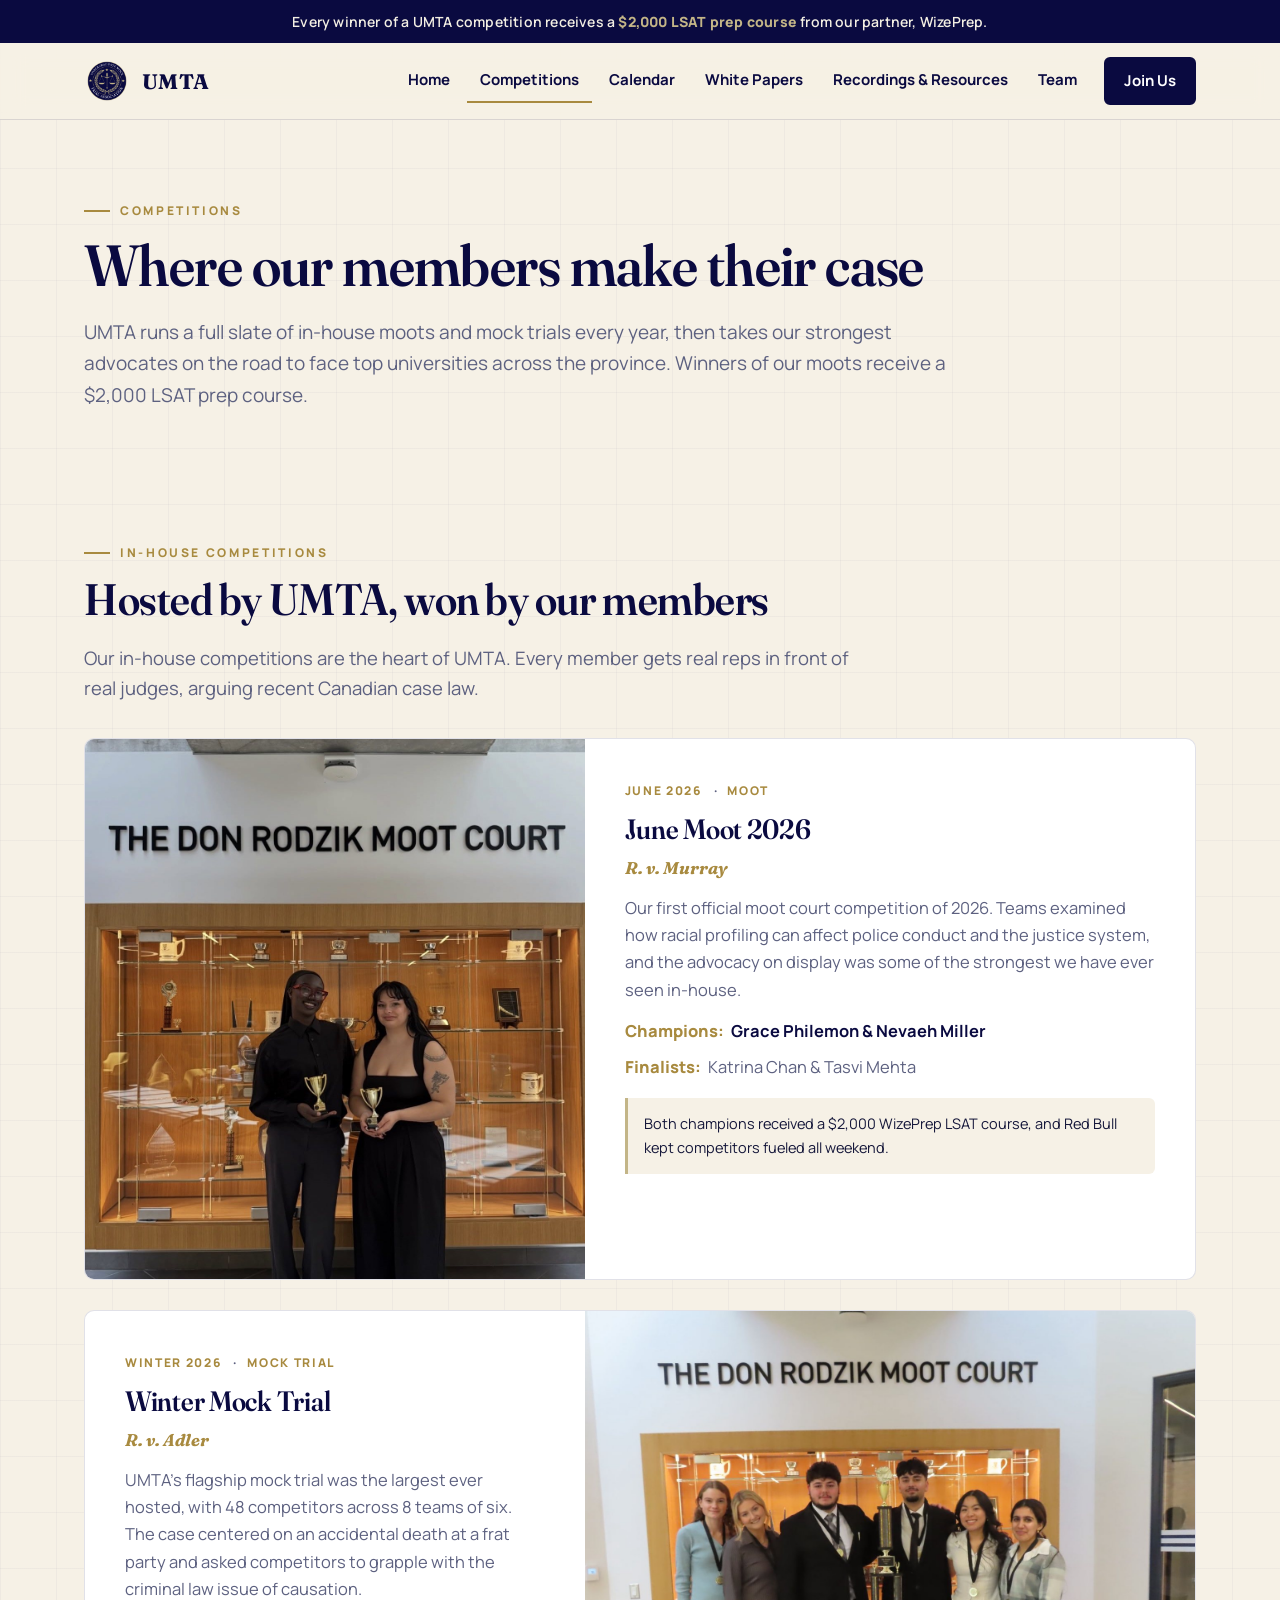
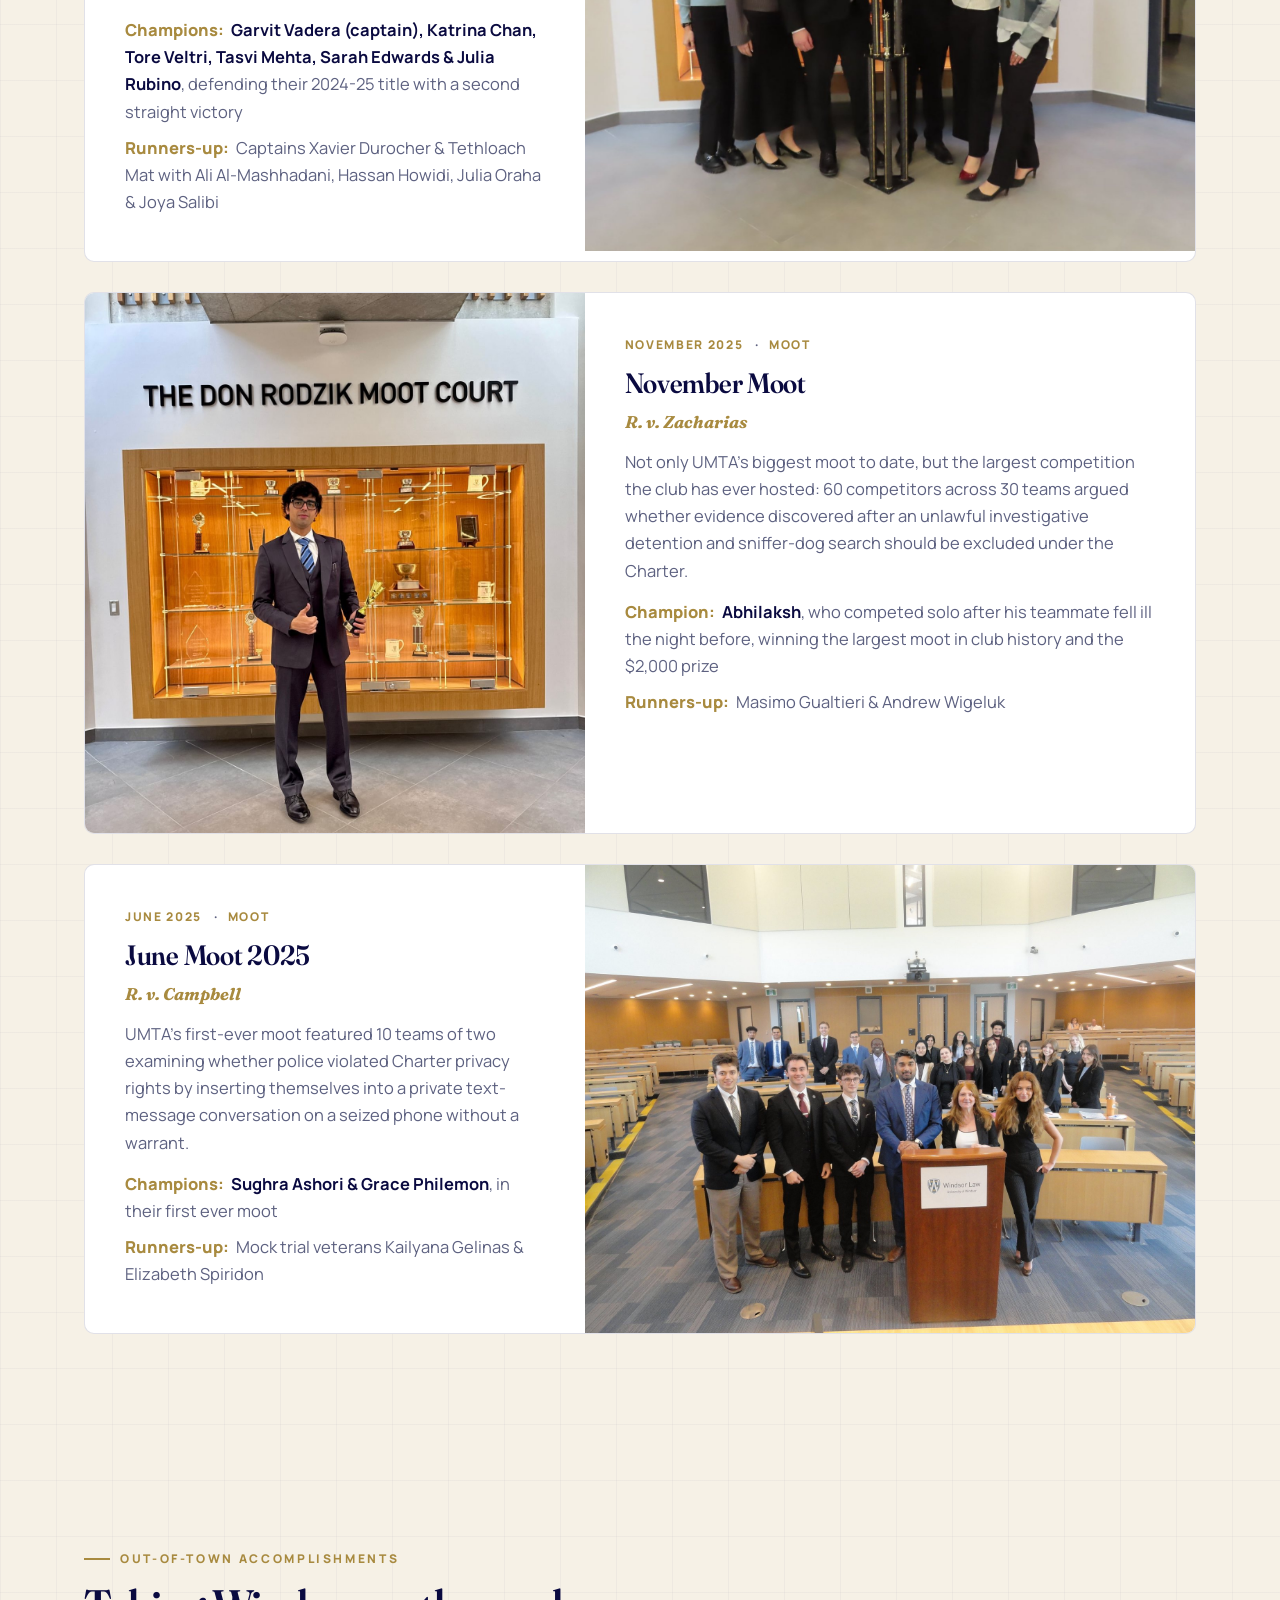
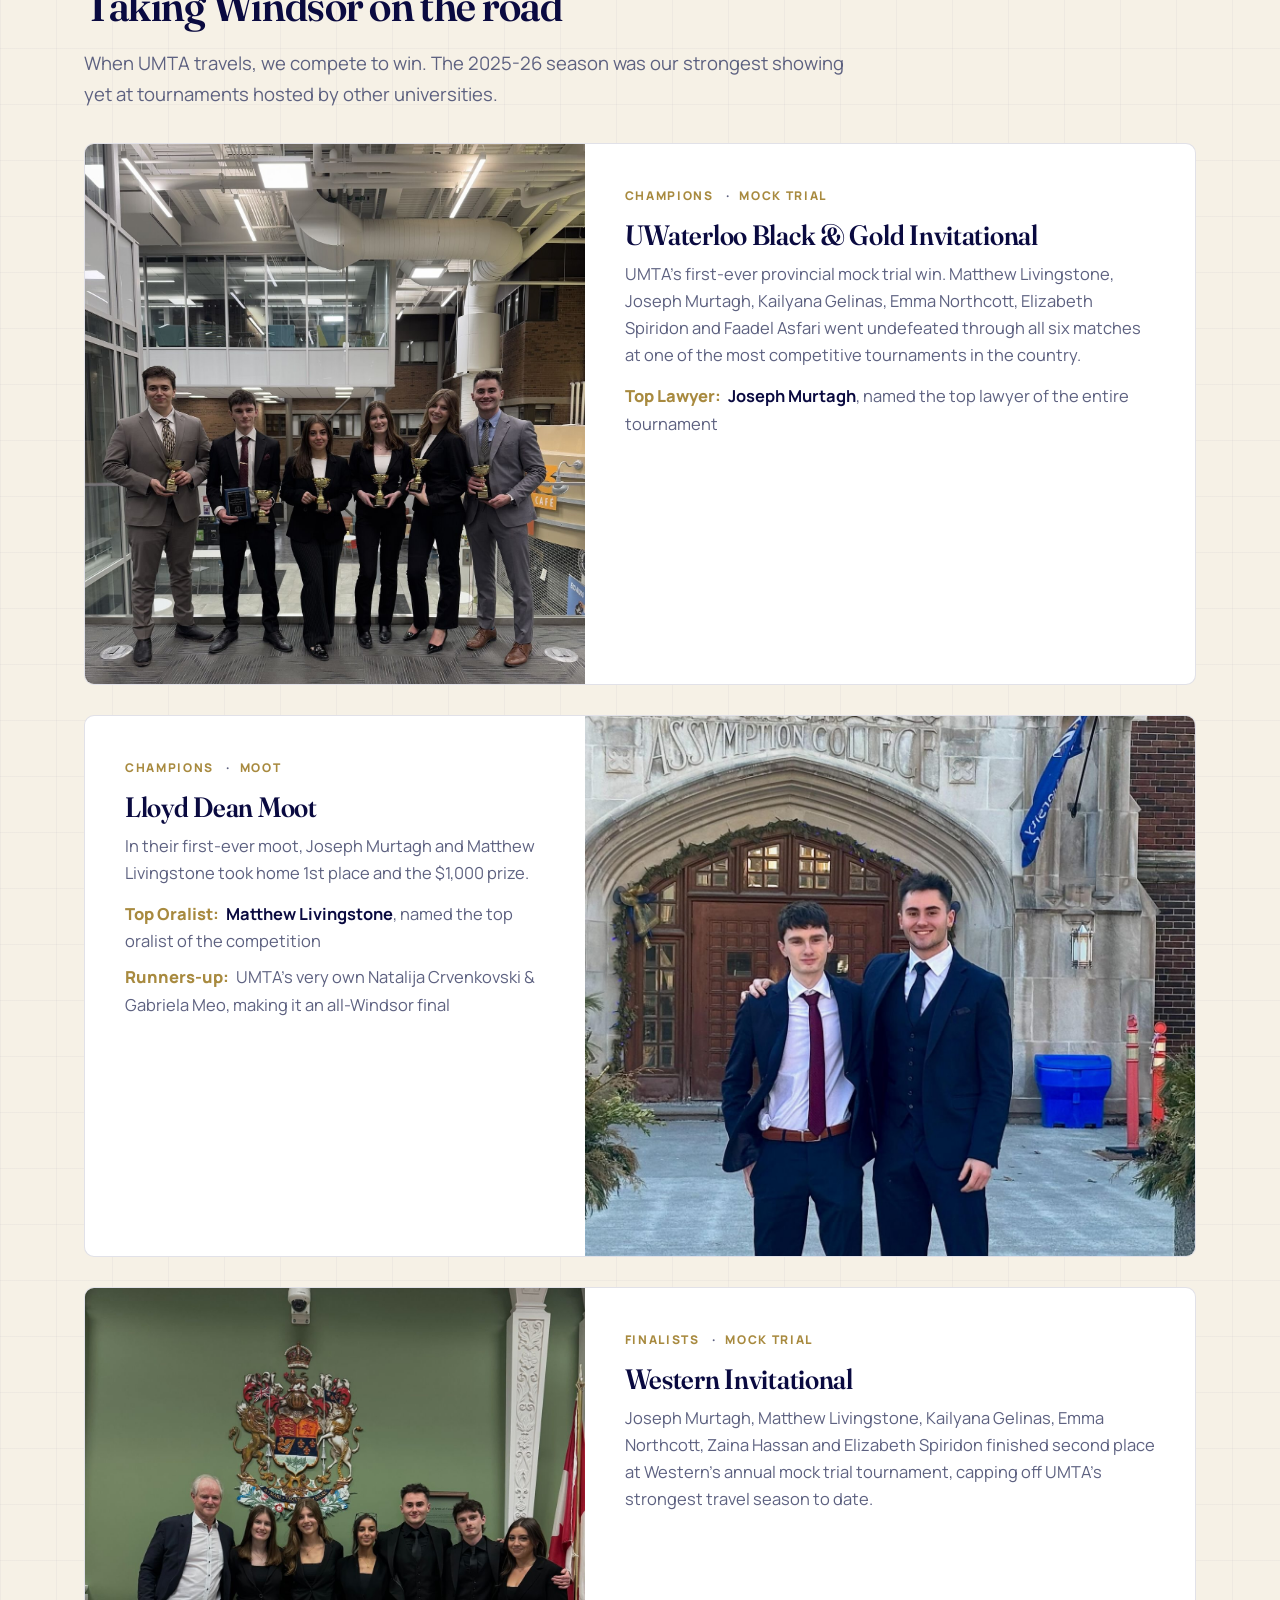
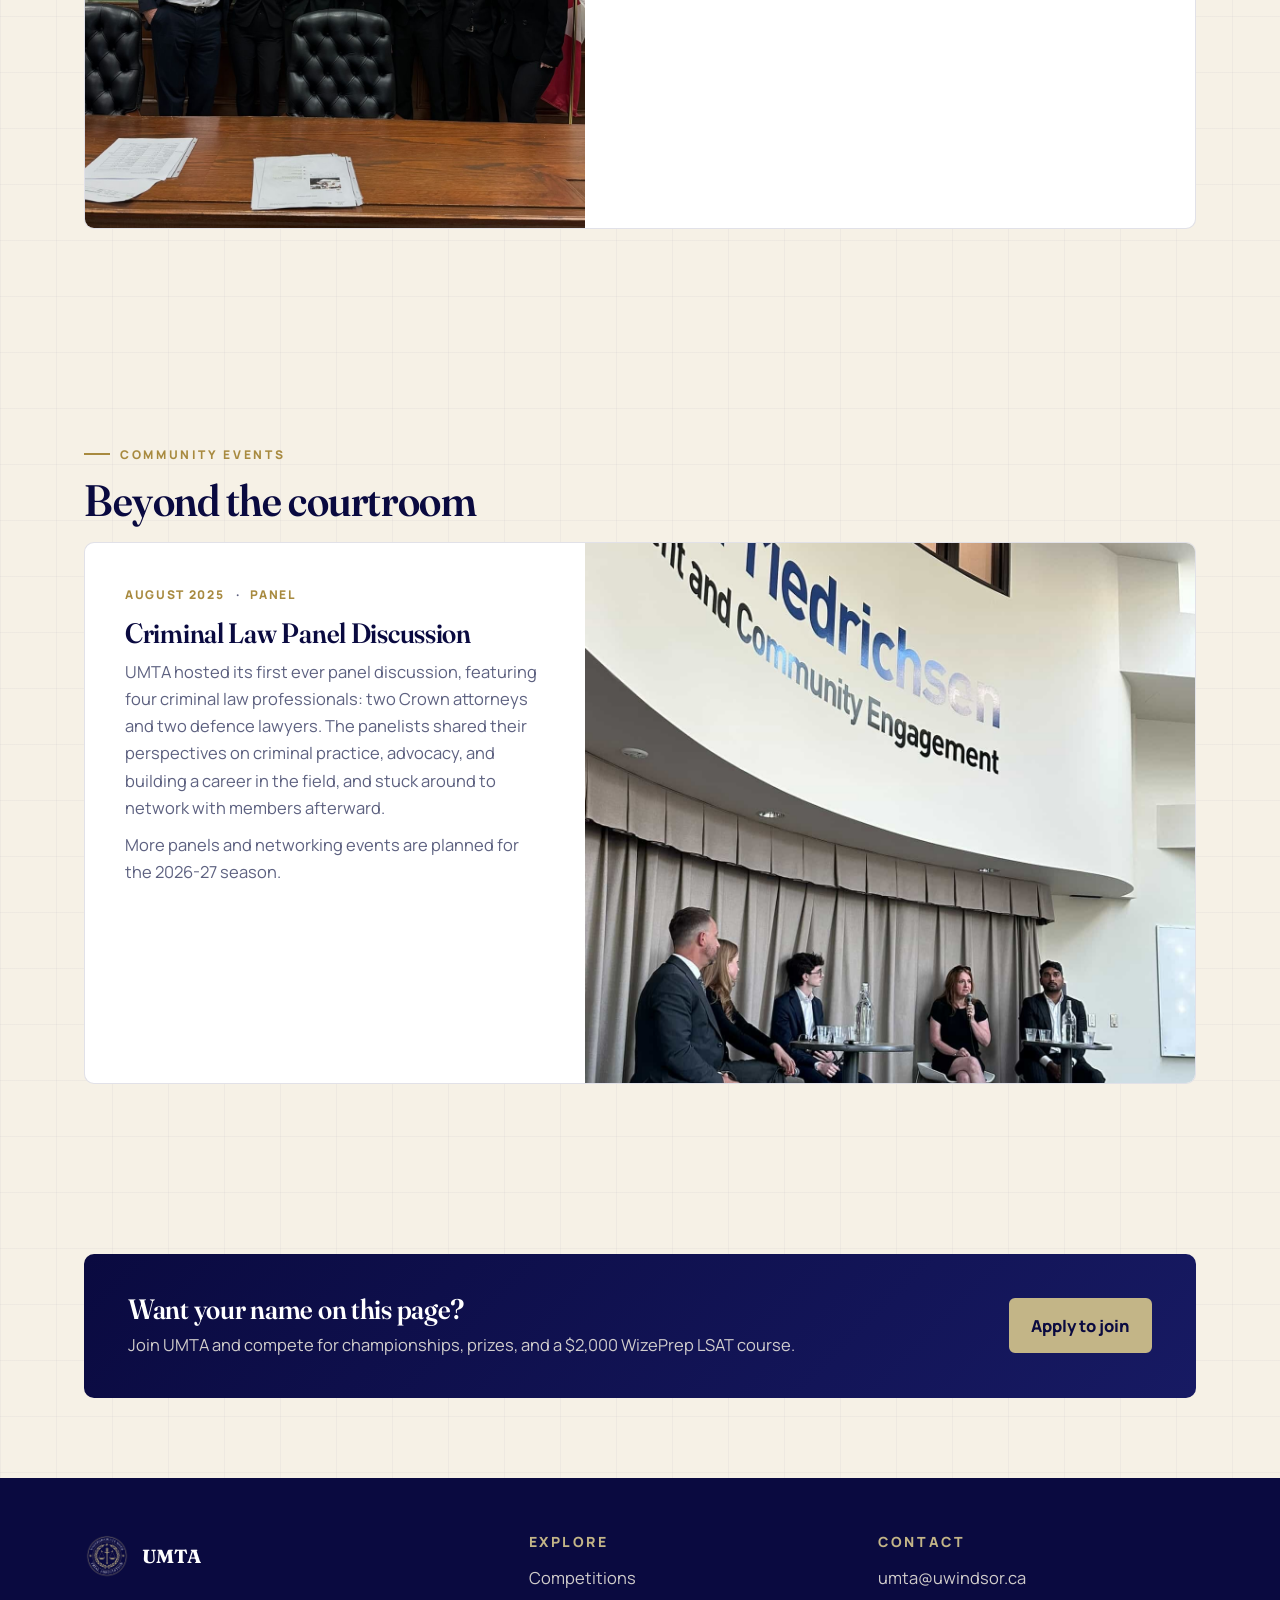
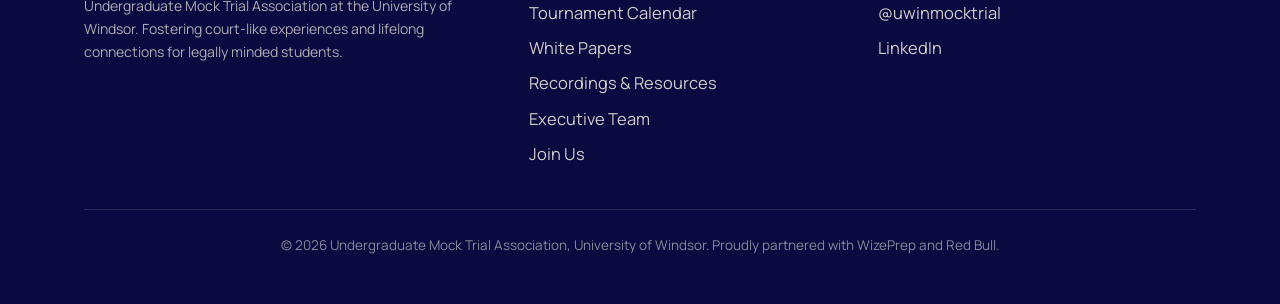
<file: UMTA/umta-vercel-site/competitions.html>
<!DOCTYPE html>
<html lang="en">
<head>
  <meta charset="utf-8" />
  <meta name="viewport" content="width=device-width, initial-scale=1" />
  <title>Competitions | UMTA</title>
  <meta name="description" content="UMTA's in-house moots and mock trials, community events, and out-of-town tournament results." />
  <meta name="theme-color" content="#0a0a40" />
  <link rel="icon" type="image/png" href="images/umta-logo.png" />
  <link rel="preconnect" href="https://fonts.googleapis.com">
  <link rel="preconnect" href="https://fonts.gstatic.com" crossorigin>
  <link href="https://fonts.googleapis.com/css2?family=Fraunces:opsz,wght@9..144,400;9..144,600;9..144,700&family=Manrope:wght@400;500;600;700;800&display=swap" rel="stylesheet">
  <link rel="stylesheet" href="styles.css" />
</head>
<body>

  <div class="announce">
    Every winner of a UMTA competition receives a <b>$2,000 LSAT prep course</b> from our partner, WizePrep.
  </div>

  <header class="site">
    <div class="container nav">
      <a class="brand" href="index.html" aria-label="UMTA home">
        <img src="images/umta-seal-navy.png" alt="UMTA seal" />
        <b>UMTA</b>
      </a>
      <button class="menu-btn" aria-label="Toggle menu" aria-expanded="false">&#9776;</button>
      <nav class="nav-links" aria-label="Primary navigation">
        <a href="index.html">Home</a>
        <a href="competitions.html" class="active">Competitions</a>
        <a href="calendar.html">Calendar</a>
        <a href="white-papers.html">White Papers</a>
        <a href="resources.html">Recordings &amp; Resources</a>
        <a href="team.html">Team</a>
        <a class="cta" href="join.html">Join Us</a>
      </nav>
    </div>
  </header>

  <main>
    <div class="container page-hero">
      <span class="eyebrow">Competitions</span>
      <h1>Where our members make their case</h1>
      <p>UMTA runs a full slate of in-house moots and mock trials every year, then takes our strongest advocates on the road to face top universities across the province. Winners of our moots receive a $2,000 LSAT prep course.</p>
    </div>

    <!-- ==================== IN-HOUSE ==================== -->
    <section class="section" id="in-house">
      <div class="container">
        <span class="eyebrow">In-House Competitions</span>
        <h2>Hosted by UMTA, won by our members</h2>
        <p class="lede" style="margin-bottom:34px">Our in-house competitions are the heart of UMTA. Every member gets real reps in front of real judges, arguing recent Canadian case law.</p>

        <!-- June Moot 2026 -->
        <article class="feature fade-in">
          <div class="media"><img src="images/june-moot-2026.jpg" alt="June Moot 2026 champions Grace Philemon and Nevaeh Miller with their trophies" /></div>
          <div class="body">
            <span class="badge">June 2026</span>
            <span class="badge">Moot</span>
            <h3>June Moot 2026</h3>
            <div class="case">R. v. Murray</div>
            <p>Our first official moot court competition of 2026. Teams examined how racial profiling can affect police conduct and the justice system, and the advocacy on display was some of the strongest we have ever seen in-house.</p>
            <ul class="result-line">
              <li><span class="medal">Champions:</span> <b>Grace Philemon &amp; Nevaeh Miller</b></li>
              <li><span class="medal">Finalists:</span> Katrina Chan &amp; Tasvi Mehta</li>
            </ul>
            <div class="prize-note">Both champions received a $2,000 WizePrep LSAT course, and Red Bull kept competitors fueled all weekend.</div>
          </div>
        </article>

        <!-- Winter Mock 2026 -->
        <article class="feature flip fade-in">
          <div class="media"><img src="images/winter-mock-champions.jpg" alt="Winter Mock Trial 2026 champions with the trophy" /></div>
          <div class="body">
            <span class="badge">Winter 2026</span>
            <span class="badge">Mock Trial</span>
            <h3>Winter Mock Trial</h3>
            <div class="case">R. v. Adler</div>
            <p>UMTA's flagship mock trial was the largest ever hosted, with 48 competitors across 8 teams of six. The case centered on an accidental death at a frat party and asked competitors to grapple with the criminal law issue of causation.</p>
            <ul class="result-line">
              <li><span class="medal">Champions:</span> <b>Garvit Vadera (captain), Katrina Chan, Tore Veltri, Tasvi Mehta, Sarah Edwards &amp; Julia Rubino</b>, defending their 2024-25 title with a second straight victory</li>
              <li><span class="medal">Runners-up:</span> Captains Xavier Durocher &amp; Tethloach Mat with Ali Al-Mashhadani, Hassan Howidi, Julia Oraha &amp; Joya Salibi</li>
            </ul>
          </div>
        </article>

        <!-- November Moot 2025 -->
        <article class="feature fade-in">
          <div class="media"><img src="images/november-moot-winner.jpg" alt="Abhilaksh with the November Moot trophy" /></div>
          <div class="body">
            <span class="badge">November 2025</span>
            <span class="badge">Moot</span>
            <h3>November Moot</h3>
            <div class="case">R. v. Zacharias</div>
            <p>Not only UMTA's biggest moot to date, but the largest competition the club has ever hosted: 60 competitors across 30 teams argued whether evidence discovered after an unlawful investigative detention and sniffer-dog search should be excluded under the Charter.</p>
            <ul class="result-line">
              <li><span class="medal">Champion:</span> <b>Abhilaksh</b>, who competed solo after his teammate fell ill the night before, winning the largest moot in club history and the $2,000 prize</li>
              <li><span class="medal">Runners-up:</span> Masimo Gualtieri &amp; Andrew Wigeluk</li>
            </ul>
          </div>
        </article>

        <!-- June Moot 2025 -->
        <article class="feature flip fade-in">
          <div class="media"><img src="images/june-moot-2025.jpg" alt="June Moot 2025 competitors at Windsor Law" /></div>
          <div class="body">
            <span class="badge">June 2025</span>
            <span class="badge">Moot</span>
            <h3>June Moot 2025</h3>
            <div class="case">R. v. Campbell</div>
            <p>UMTA's first-ever moot featured 10 teams of two examining whether police violated Charter privacy rights by inserting themselves into a private text-message conversation on a seized phone without a warrant.</p>
            <ul class="result-line">
              <li><span class="medal">Champions:</span> <b>Sughra Ashori &amp; Grace Philemon</b>, in their first ever moot</li>
              <li><span class="medal">Runners-up:</span> Mock trial veterans Kailyana Gelinas &amp; Elizabeth Spiridon</li>
            </ul>
          </div>
        </article>
      </div>
    </section>

    <!-- ==================== OUT OF TOWN ==================== -->
    <section class="section" id="out-of-town">
      <div class="container">
        <span class="eyebrow">Out-of-Town Accomplishments</span>
        <h2>Taking Windsor on the road</h2>
        <p class="lede" style="margin-bottom:34px">When UMTA travels, we compete to win. The 2025-26 season was our strongest showing yet at tournaments hosted by other universities.</p>

        <!-- Waterloo -->
        <article class="feature fade-in">
          <div class="media"><img src="images/waterloo-black-gold-champions.jpg" alt="UMTA champions at the UWaterloo Black and Gold Invitational" /></div>
          <div class="body">
            <span class="badge">Champions</span>
            <span class="badge">Mock Trial</span>
            <h3>UWaterloo Black &amp; Gold Invitational</h3>
            <p>UMTA's first-ever provincial mock trial win. Matthew Livingstone, Joseph Murtagh, Kailyana Gelinas, Emma Northcott, Elizabeth Spiridon and Faadel Asfari went undefeated through all six matches at one of the most competitive tournaments in the country.</p>
            <ul class="result-line">
              <li><span class="medal">Top Lawyer:</span> <b>Joseph Murtagh</b>, named the top lawyer of the entire tournament</li>
            </ul>
          </div>
        </article>

        <!-- Lloyd Dean -->
        <article class="feature flip fade-in">
          <div class="media"><img src="images/lloyd-dean-winners.jpg" alt="Matthew Livingstone and Joseph Murtagh at the Lloyd Dean Moot" /></div>
          <div class="body">
            <span class="badge">Champions</span>
            <span class="badge">Moot</span>
            <h3>Lloyd Dean Moot</h3>
            <p>In their first-ever moot, Joseph Murtagh and Matthew Livingstone took home 1st place and the $1,000 prize.</p>
            <ul class="result-line">
              <li><span class="medal">Top Oralist:</span> <b>Matthew Livingstone</b>, named the top oralist of the competition</li>
              <li><span class="medal">Runners-up:</span> UMTA's very own Natalija Crvenkovski &amp; Gabriela Meo, making it an all-Windsor final</li>
            </ul>
          </div>
        </article>

        <!-- Western -->
        <article class="feature fade-in">
          <div class="media"><img src="images/western-invitational-team.jpg" alt="UMTA team at the Western Invitational" /></div>
          <div class="body">
            <span class="badge">Finalists</span>
            <span class="badge">Mock Trial</span>
            <h3>Western Invitational</h3>
            <p>Joseph Murtagh, Matthew Livingstone, Kailyana Gelinas, Emma Northcott, Zaina Hassan and Elizabeth Spiridon finished second place at Western's annual mock trial tournament, capping off UMTA's strongest travel season to date.</p>
          </div>
        </article>
      </div>
    </section>

    <!-- ==================== COMMUNITY ==================== -->
    <section class="section" id="community">
      <div class="container">
        <span class="eyebrow">Community Events</span>
        <h2>Beyond the courtroom</h2>
        <article class="feature flip fade-in">
          <div class="media"><img src="images/panel-discussion-2025.jpg" alt="UMTA criminal law panel discussion" /></div>
          <div class="body">
            <span class="badge">August 2025</span>
            <span class="badge">Panel</span>
            <h3>Criminal Law Panel Discussion</h3>
            <p>UMTA hosted its first ever panel discussion, featuring four criminal law professionals: two Crown attorneys and two defence lawyers. The panelists shared their perspectives on criminal practice, advocacy, and building a career in the field, and stuck around to network with members afterward.</p>
            <p style="margin-top:10px">More panels and networking events are planned for the 2026-27 season.</p>
          </div>
        </article>
      </div>
    </section>

    <!-- CTA -->
    <section class="section-tight" style="padding-bottom:80px">
      <div class="container">
        <div class="cta-banner fade-in">
          <div>
            <h3>Want your name on this page?</h3>
            <p>Join UMTA and compete for championships, prizes, and a $2,000 WizePrep LSAT course.</p>
          </div>
          <a class="cta" href="join.html">Apply to join</a>
        </div>
      </div>
    </section>
  </main>

  <footer class="site">
    <div class="container">
      <div class="footer-grid">
        <div>
          <div class="footer-brand">
            <img src="images/umta-logo.png" alt="UMTA seal" />
            <b>UMTA</b>
          </div>
          <p style="font-size:14px; margin:0">Undergraduate Mock Trial Association at the University of Windsor. Fostering court-like experiences and lifelong connections for legally minded students.</p>
        </div>
        <div>
          <h4>Explore</h4>
          <ul>
            <li><a href="competitions.html">Competitions</a></li>
            <li><a href="calendar.html">Tournament Calendar</a></li>
            <li><a href="white-papers.html">White Papers</a></li>
            <li><a href="resources.html">Recordings &amp; Resources</a></li>
            <li><a href="team.html">Executive Team</a></li>
            <li><a href="join.html">Join Us</a></li>
          </ul>
        </div>
        <div>
          <h4>Contact</h4>
          <ul>
            <li><a href="mailto:umta@uwindsor.ca">umta@uwindsor.ca</a></li>
            <li><a href="https://www.instagram.com/uwinmocktrial/" target="_blank" rel="noopener">@uwinmocktrial</a></li>
            <li><a href="https://www.linkedin.com/company/undergraduate-mock-trial-association/" target="_blank" rel="noopener">LinkedIn</a></li>
          </ul>
        </div>
      </div>
      <div class="copyright">&copy; <span id="year"></span> Undergraduate Mock Trial Association, University of Windsor. Proudly partnered with WizePrep and Red Bull.</div>
    </div>
  </footer>

  <script src="script.js"></script>
</body>
</html>
</file>
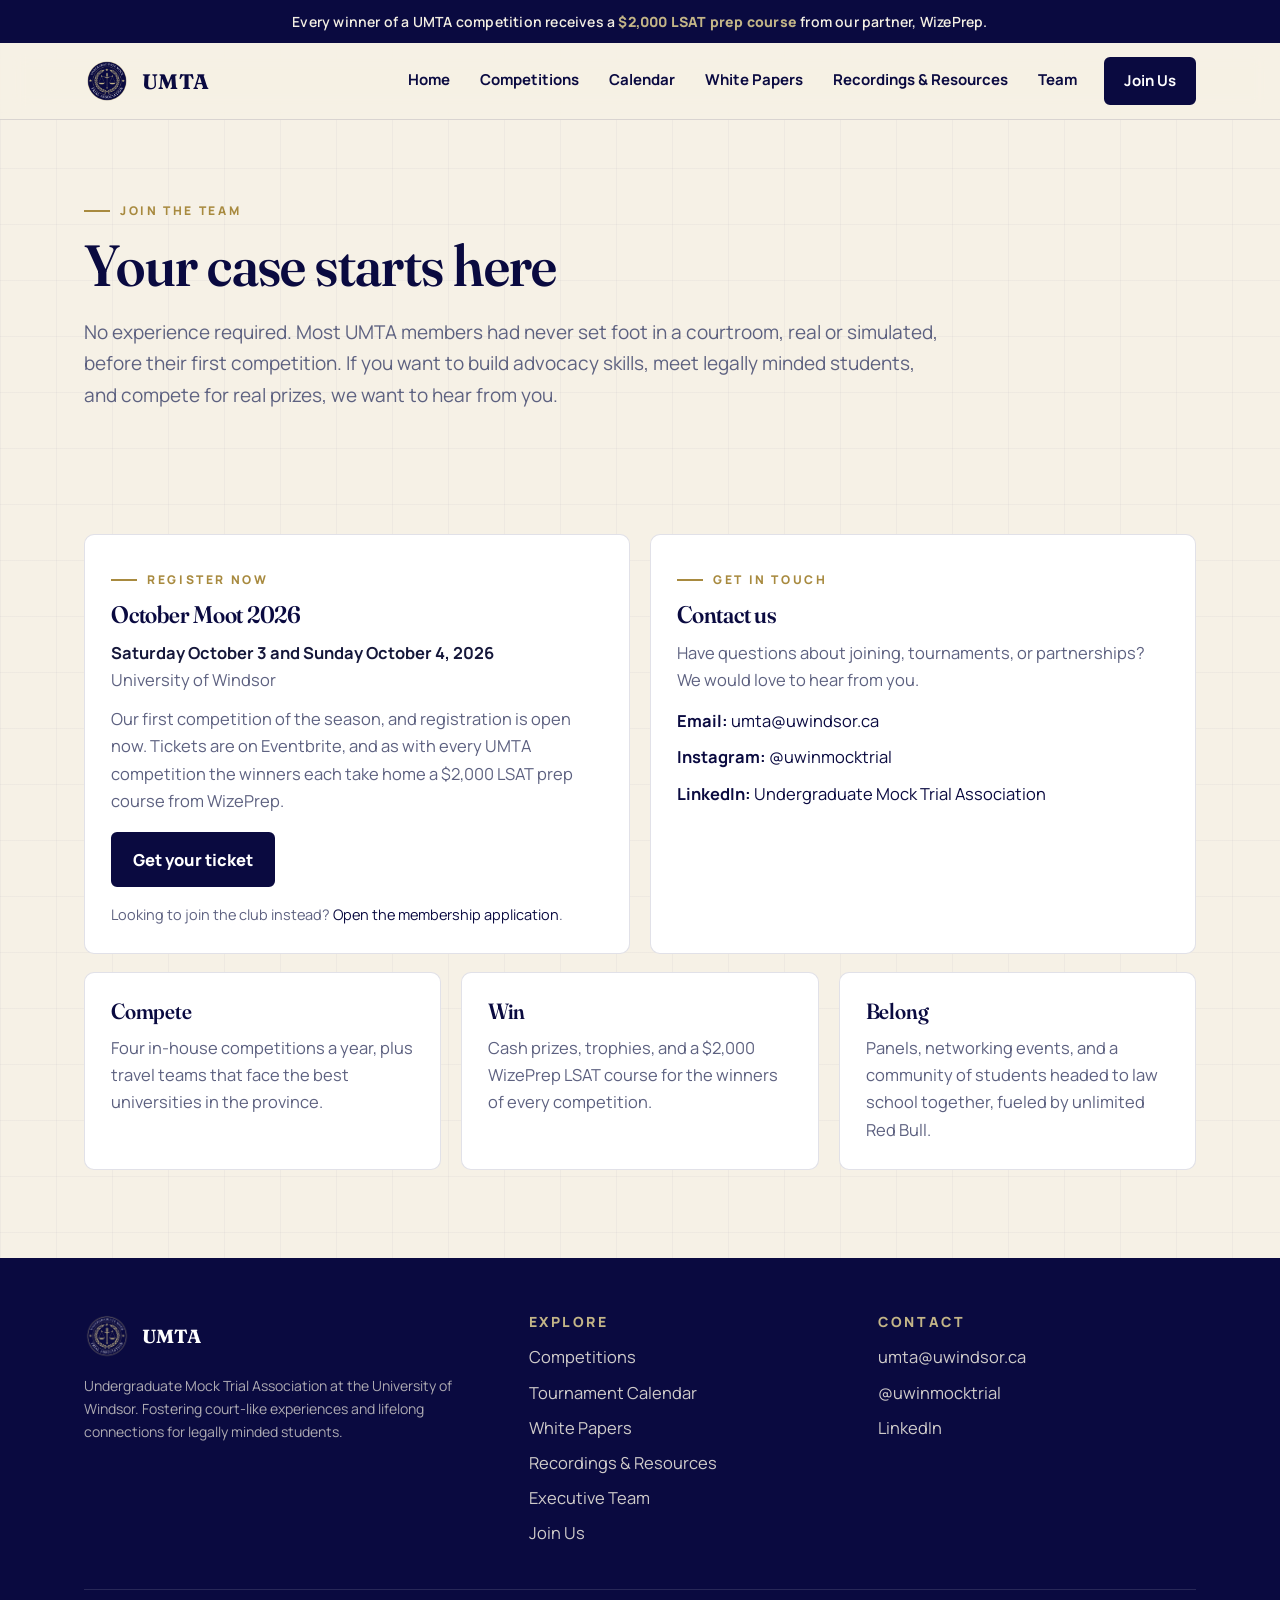
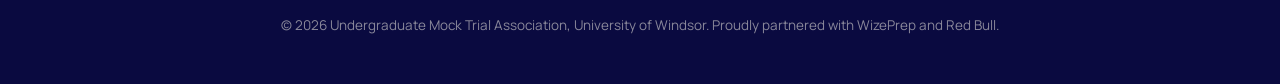
<file: UMTA/umta-vercel-site/join.html>
<!DOCTYPE html>
<html lang="en">
<head>
  <meta charset="utf-8" />
  <meta name="viewport" content="width=device-width, initial-scale=1" />
  <title>Join Us | UMTA</title>
  <meta name="description" content="Apply to join the Undergraduate Mock Trial Association at the University of Windsor." />
  <meta name="theme-color" content="#0a0a40" />
  <link rel="icon" type="image/png" href="images/umta-logo.png" />
  <link rel="preconnect" href="https://fonts.googleapis.com">
  <link rel="preconnect" href="https://fonts.gstatic.com" crossorigin>
  <link href="https://fonts.googleapis.com/css2?family=Fraunces:opsz,wght@9..144,400;9..144,600;9..144,700&family=Manrope:wght@400;500;600;700;800&display=swap" rel="stylesheet">
  <link rel="stylesheet" href="styles.css" />
</head>
<body>

  <div class="announce">
    Every winner of a UMTA competition receives a <b>$2,000 LSAT prep course</b> from our partner, WizePrep.
  </div>

  <header class="site">
    <div class="container nav">
      <a class="brand" href="index.html" aria-label="UMTA home">
        <img src="images/umta-seal-navy.png" alt="UMTA seal" />
        <b>UMTA</b>
      </a>
      <button class="menu-btn" aria-label="Toggle menu" aria-expanded="false">&#9776;</button>
      <nav class="nav-links" aria-label="Primary navigation">
        <a href="index.html">Home</a>
        <a href="competitions.html">Competitions</a>
        <a href="calendar.html">Calendar</a>
        <a href="white-papers.html">White Papers</a>
        <a href="resources.html">Recordings &amp; Resources</a>
        <a href="team.html">Team</a>
        <a class="cta active" href="join.html">Join Us</a>
      </nav>
    </div>
  </header>

  <main>
    <div class="container page-hero">
      <span class="eyebrow">Join the Team</span>
      <h1>Your case starts here</h1>
      <p>No experience required. Most UMTA members had never set foot in a courtroom, real or simulated, before their first competition. If you want to build advocacy skills, meet legally minded students, and compete for real prizes, we want to hear from you.</p>
    </div>

    <section class="section">
      <div class="container">
        <div class="cards-2">
          <div class="card fade-in">
            <span class="eyebrow">Register Now</span>
            <h3 style="font-size:24px">October Moot 2026</h3>
            <p><b>Saturday October 3 and Sunday October 4, 2026</b><br />University of Windsor</p>
            <p style="margin-top:12px">Our first competition of the season, and registration is open now. Tickets are on Eventbrite, and as with every UMTA competition the winners each take home a $2,000 LSAT prep course from WizePrep.</p>
            <p style="margin-top:18px"><a class="cta" href="https://www.eventbrite.com/e/october-moot-2026-tickets-1999854705258" target="_blank" rel="noopener">Get your ticket</a></p>
            <p style="margin-top:16px; font-size:14.5px">Looking to join the club instead? <a href="https://docs.google.com/forms/d/e/1FAIpQLSc-FsaWJ_zOGuIUvZyRXGB22FxA33xigO5-HViY4kETdYDIDg/viewform" target="_blank" rel="noopener">Open the membership application</a>.</p>
          </div>
          <div class="card fade-in">
            <span class="eyebrow">Get in Touch</span>
            <h3 style="font-size:24px">Contact us</h3>
            <p>Have questions about joining, tournaments, or partnerships? We would love to hear from you.</p>
            <ul class="result-line" style="margin-top:14px">
              <li><b>Email:</b> <a href="mailto:umta@uwindsor.ca">umta@uwindsor.ca</a></li>
              <li><b>Instagram:</b> <a href="https://www.instagram.com/uwinmocktrial/" target="_blank" rel="noopener">@uwinmocktrial</a></li>
              <li><b>LinkedIn:</b> <a href="https://www.linkedin.com/company/undergraduate-mock-trial-association/" target="_blank" rel="noopener">Undergraduate Mock Trial Association</a></li>
            </ul>
          </div>
        </div>

        <div class="cards" style="margin-top:18px">
          <div class="card fade-in">
            <h3>Compete</h3>
            <p>Four in-house competitions a year, plus travel teams that face the best universities in the province.</p>
          </div>
          <div class="card fade-in">
            <h3>Win</h3>
            <p>Cash prizes, trophies, and a $2,000 WizePrep LSAT course for the winners of every competition.</p>
          </div>
          <div class="card fade-in">
            <h3>Belong</h3>
            <p>Panels, networking events, and a community of students headed to law school together, fueled by unlimited Red Bull.</p>
          </div>
        </div>
      </div>
    </section>
  </main>

  <footer class="site">
    <div class="container">
      <div class="footer-grid">
        <div>
          <div class="footer-brand">
            <img src="images/umta-logo.png" alt="UMTA seal" />
            <b>UMTA</b>
          </div>
          <p style="font-size:14px; margin:0">Undergraduate Mock Trial Association at the University of Windsor. Fostering court-like experiences and lifelong connections for legally minded students.</p>
        </div>
        <div>
          <h4>Explore</h4>
          <ul>
            <li><a href="competitions.html">Competitions</a></li>
            <li><a href="calendar.html">Tournament Calendar</a></li>
            <li><a href="white-papers.html">White Papers</a></li>
            <li><a href="resources.html">Recordings &amp; Resources</a></li>
            <li><a href="team.html">Executive Team</a></li>
            <li><a href="join.html">Join Us</a></li>
          </ul>
        </div>
        <div>
          <h4>Contact</h4>
          <ul>
            <li><a href="mailto:umta@uwindsor.ca">umta@uwindsor.ca</a></li>
            <li><a href="https://www.instagram.com/uwinmocktrial/" target="_blank" rel="noopener">@uwinmocktrial</a></li>
            <li><a href="https://www.linkedin.com/company/undergraduate-mock-trial-association/" target="_blank" rel="noopener">LinkedIn</a></li>
          </ul>
        </div>
      </div>
      <div class="copyright">&copy; <span id="year"></span> Undergraduate Mock Trial Association, University of Windsor. Proudly partnered with WizePrep and Red Bull.</div>
    </div>
  </footer>

  <script src="script.js"></script>
</body>
</html>
</file>
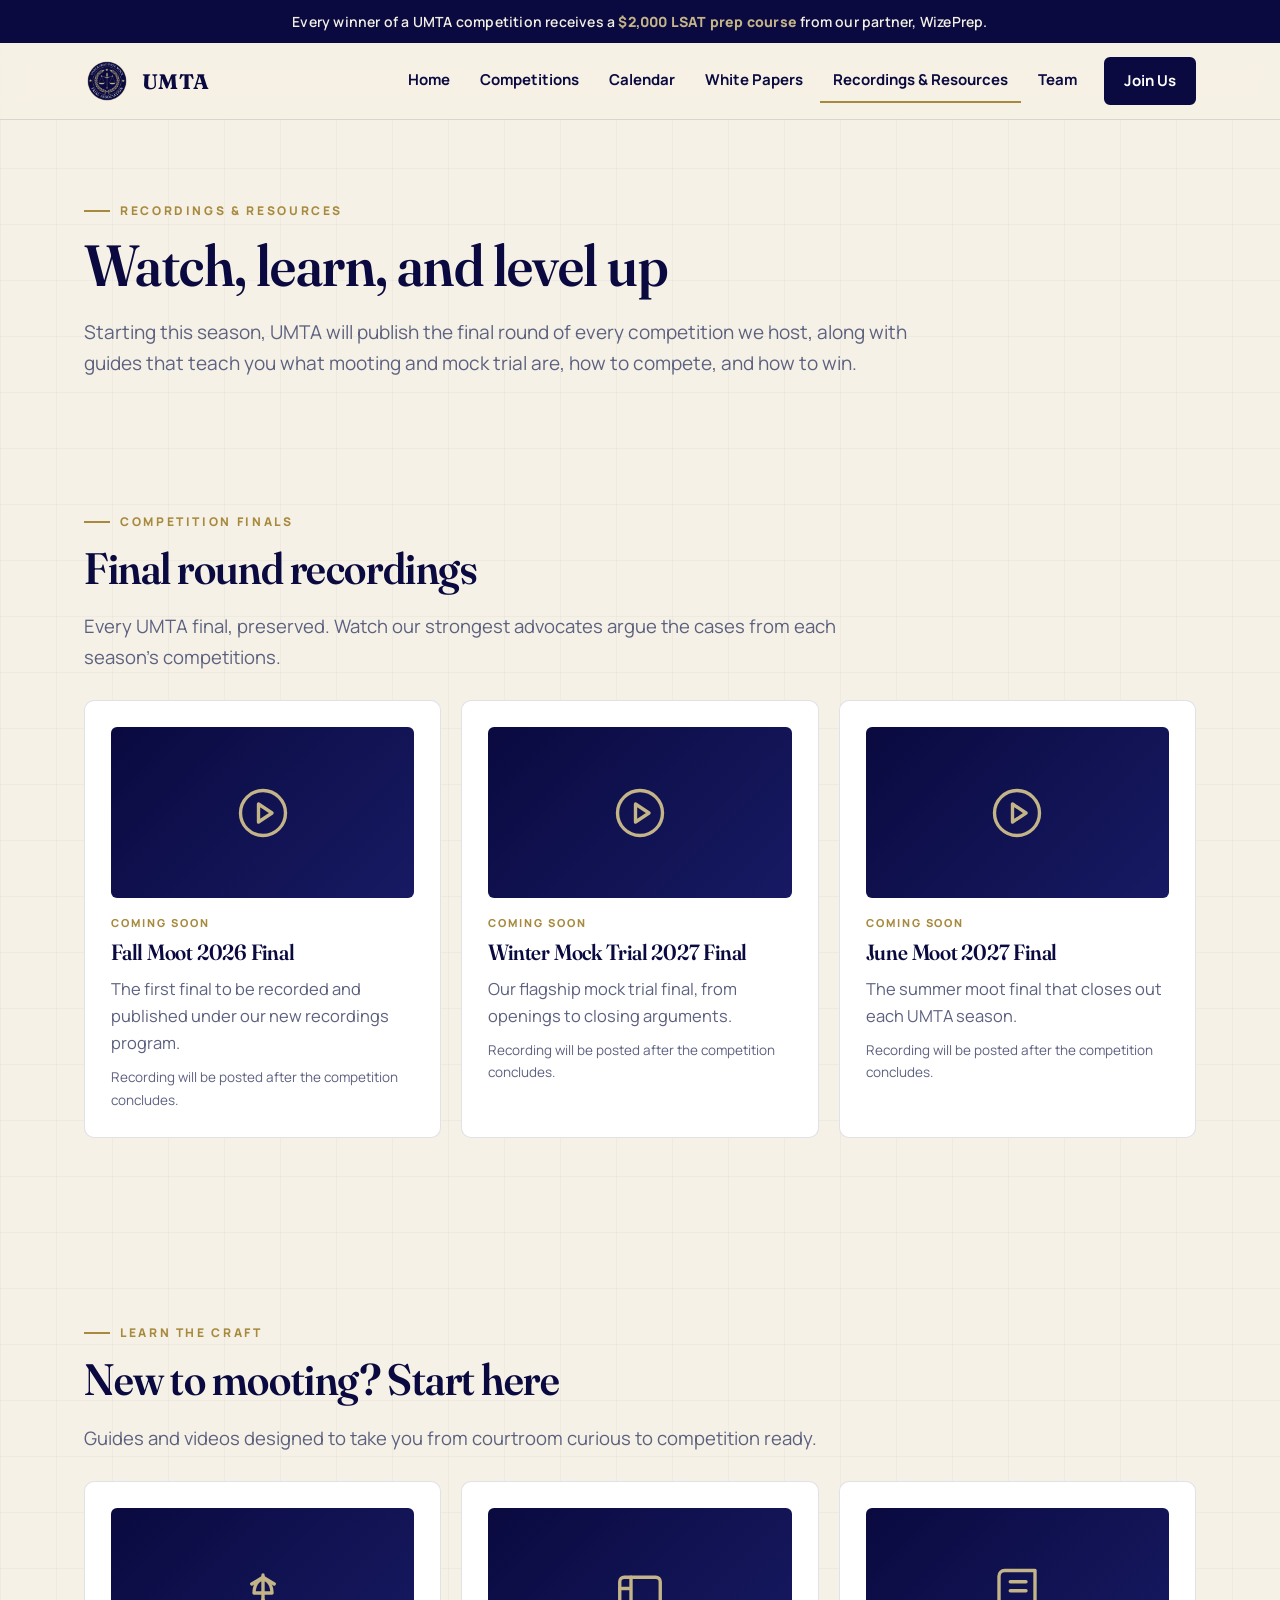
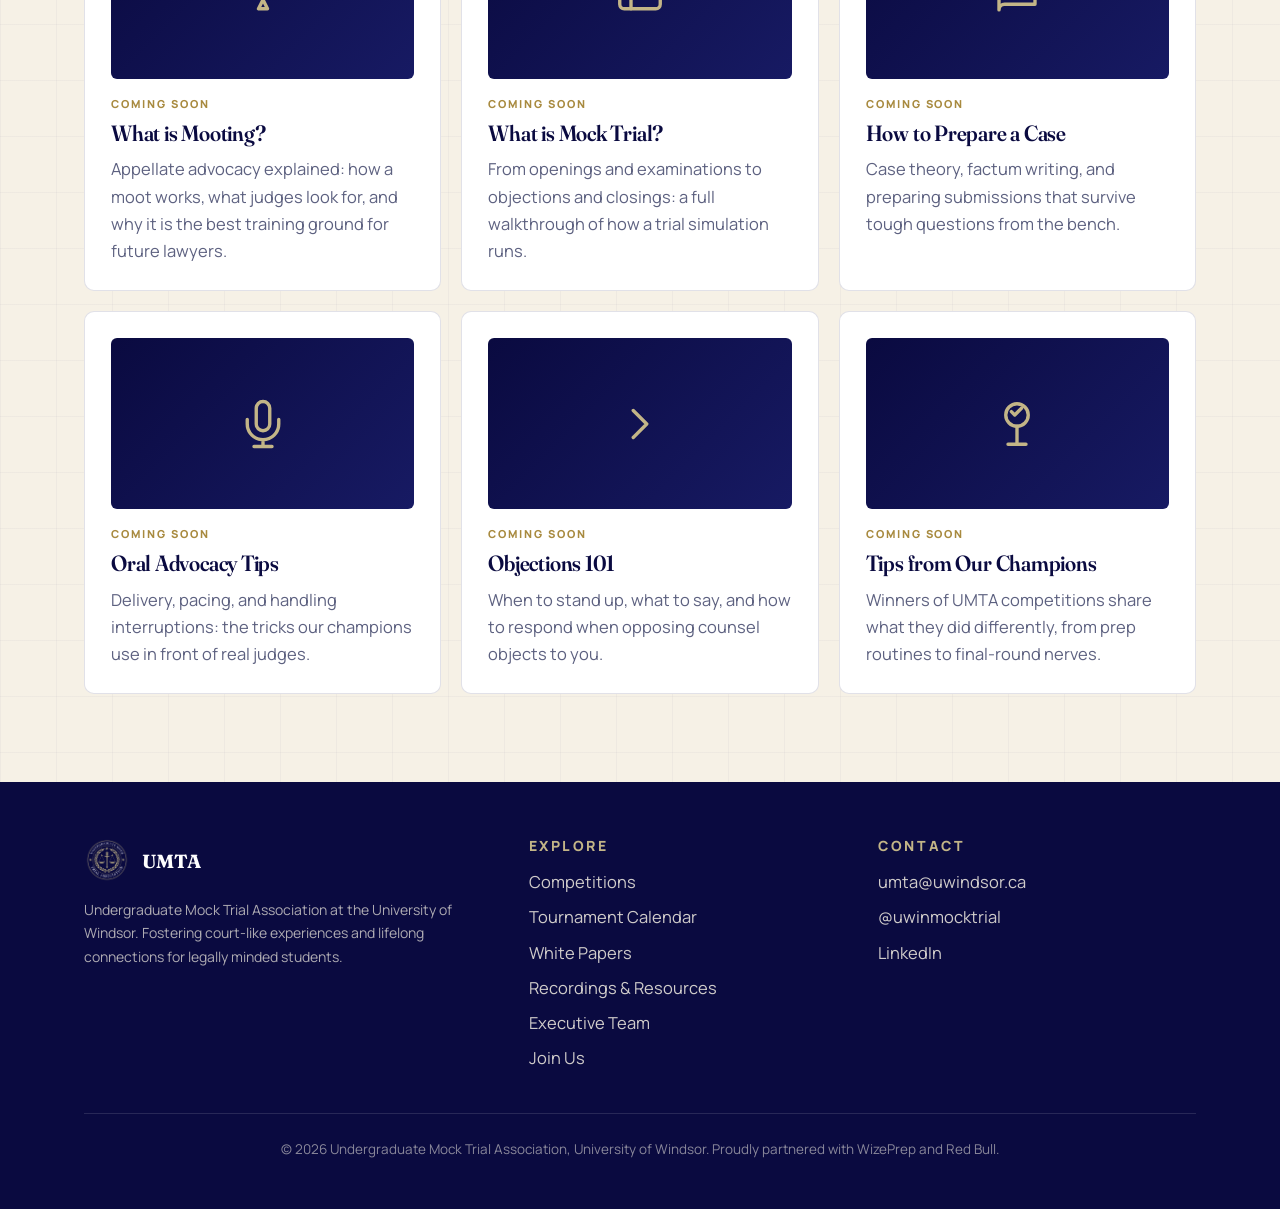
<file: UMTA/umta-vercel-site/resources.html>
<!DOCTYPE html>
<html lang="en">
<head>
  <meta charset="utf-8" />
  <meta name="viewport" content="width=device-width, initial-scale=1" />
  <title>Recordings &amp; Resources | UMTA</title>
  <meta name="description" content="Watch UMTA competition finals and learn how to moot with guides, tips, and tutorials from the Undergraduate Mock Trial Association." />
  <meta name="theme-color" content="#0a0a40" />
  <link rel="icon" type="image/png" href="images/umta-logo.png" />
  <link rel="preconnect" href="https://fonts.googleapis.com">
  <link rel="preconnect" href="https://fonts.gstatic.com" crossorigin>
  <link href="https://fonts.googleapis.com/css2?family=Fraunces:opsz,wght@9..144,400;9..144,600;9..144,700&family=Manrope:wght@400;500;600;700;800&display=swap" rel="stylesheet">
  <link rel="stylesheet" href="styles.css" />
</head>
<body>

  <div class="announce">
    Every winner of a UMTA competition receives a <b>$2,000 LSAT prep course</b> from our partner, WizePrep.
  </div>

  <header class="site">
    <div class="container nav">
      <a class="brand" href="index.html" aria-label="UMTA home">
        <img src="images/umta-seal-navy.png" alt="UMTA seal" />
        <b>UMTA</b>
      </a>
      <button class="menu-btn" aria-label="Toggle menu" aria-expanded="false">&#9776;</button>
      <nav class="nav-links" aria-label="Primary navigation">
        <a href="index.html">Home</a>
        <a href="competitions.html">Competitions</a>
        <a href="calendar.html">Calendar</a>
        <a href="white-papers.html">White Papers</a>
        <a href="resources.html" class="active">Recordings &amp; Resources</a>
        <a href="team.html">Team</a>
        <a class="cta" href="join.html">Join Us</a>
      </nav>
    </div>
  </header>

  <main>
    <div class="container page-hero">
      <span class="eyebrow">Recordings &amp; Resources</span>
      <h1>Watch, learn, and level up</h1>
      <p>Starting this season, UMTA will publish the final round of every competition we host, along with guides that teach you what mooting and mock trial are, how to compete, and how to win.</p>
    </div>

    <!-- Finals recordings -->
    <section class="section" id="finals">
      <div class="container">
        <span class="eyebrow">Competition Finals</span>
        <h2>Final round recordings</h2>
        <p class="lede" style="margin-bottom:28px">Every UMTA final, preserved. Watch our strongest advocates argue the cases from each season's competitions.</p>
        <div class="cards">
          <div class="card resource-card fade-in">
            <div class="thumb">
              <svg viewBox="0 0 24 24" fill="none" stroke="currentColor" stroke-width="1.5" stroke-linecap="round" stroke-linejoin="round" aria-hidden="true"><circle cx="12" cy="12" r="10"/><path d="M10 8l6 4-6 4z"/></svg>
            </div>
            <span class="soon">Coming Soon</span>
            <h3>Fall Moot 2026 Final</h3>
            <p>The first final to be recorded and published under our new recordings program.</p>
            <div class="meta">Recording will be posted after the competition concludes.</div>
          </div>
          <div class="card resource-card fade-in">
            <div class="thumb">
              <svg viewBox="0 0 24 24" fill="none" stroke="currentColor" stroke-width="1.5" stroke-linecap="round" stroke-linejoin="round" aria-hidden="true"><circle cx="12" cy="12" r="10"/><path d="M10 8l6 4-6 4z"/></svg>
            </div>
            <span class="soon">Coming Soon</span>
            <h3>Winter Mock Trial 2027 Final</h3>
            <p>Our flagship mock trial final, from openings to closing arguments.</p>
            <div class="meta">Recording will be posted after the competition concludes.</div>
          </div>
          <div class="card resource-card fade-in">
            <div class="thumb">
              <svg viewBox="0 0 24 24" fill="none" stroke="currentColor" stroke-width="1.5" stroke-linecap="round" stroke-linejoin="round" aria-hidden="true"><circle cx="12" cy="12" r="10"/><path d="M10 8l6 4-6 4z"/></svg>
            </div>
            <span class="soon">Coming Soon</span>
            <h3>June Moot 2027 Final</h3>
            <p>The summer moot final that closes out each UMTA season.</p>
            <div class="meta">Recording will be posted after the competition concludes.</div>
          </div>
        </div>
      </div>
    </section>

    <!-- Guides -->
    <section class="section" id="guides">
      <div class="container">
        <span class="eyebrow">Learn the Craft</span>
        <h2>New to mooting? Start here</h2>
        <p class="lede" style="margin-bottom:28px">Guides and videos designed to take you from courtroom curious to competition ready.</p>
        <div class="cards">
          <div class="card resource-card fade-in">
            <div class="thumb">
              <svg viewBox="0 0 24 24" fill="none" stroke="currentColor" stroke-width="1.5" stroke-linecap="round" stroke-linejoin="round" aria-hidden="true"><path d="M12 4v11m0-9c4 0 4 6 4 6H8s0-6 4-6Z"/><path d="M7 8l5-3 5 3M12 15l-2 4h4l-2-4Z"/></svg>
            </div>
            <span class="soon">Coming Soon</span>
            <h3>What is Mooting?</h3>
            <p>Appellate advocacy explained: how a moot works, what judges look for, and why it is the best training ground for future lawyers.</p>
          </div>
          <div class="card resource-card fade-in">
            <div class="thumb">
              <svg viewBox="0 0 24 24" fill="none" stroke="currentColor" stroke-width="1.5" stroke-linecap="round" stroke-linejoin="round" aria-hidden="true"><rect x="3" y="5" width="18" height="14" rx="2"/><path d="M8 5v14M3 10h5"/></svg>
            </div>
            <span class="soon">Coming Soon</span>
            <h3>What is Mock Trial?</h3>
            <p>From openings and examinations to objections and closings: a full walkthrough of how a trial simulation runs.</p>
          </div>
          <div class="card resource-card fade-in">
            <div class="thumb">
              <svg viewBox="0 0 24 24" fill="none" stroke="currentColor" stroke-width="1.5" stroke-linecap="round" stroke-linejoin="round" aria-hidden="true"><path d="M4 19.5A2.5 2.5 0 0 1 6.5 17H20V2H6.5A2.5 2.5 0 0 0 4 4.5z"/><path d="M9 7h7M9 11h7"/></svg>
            </div>
            <span class="soon">Coming Soon</span>
            <h3>How to Prepare a Case</h3>
            <p>Case theory, factum writing, and preparing submissions that survive tough questions from the bench.</p>
          </div>
          <div class="card resource-card fade-in">
            <div class="thumb">
              <svg viewBox="0 0 24 24" fill="none" stroke="currentColor" stroke-width="1.5" stroke-linecap="round" stroke-linejoin="round" aria-hidden="true"><path d="M12 2a3 3 0 0 0-3 3v7a3 3 0 0 0 6 0V5a3 3 0 0 0-3-3z"/><path d="M19 10v2a7 7 0 0 1-14 0v-2M12 19v3M8 22h8"/></svg>
            </div>
            <span class="soon">Coming Soon</span>
            <h3>Oral Advocacy Tips</h3>
            <p>Delivery, pacing, and handling interruptions: the tricks our champions use in front of real judges.</p>
          </div>
          <div class="card resource-card fade-in">
            <div class="thumb">
              <svg viewBox="0 0 24 24" fill="none" stroke="currentColor" stroke-width="1.5" stroke-linecap="round" stroke-linejoin="round" aria-hidden="true"><path d="M9 18l6-6-6-6"/></svg>
            </div>
            <span class="soon">Coming Soon</span>
            <h3>Objections 101</h3>
            <p>When to stand up, what to say, and how to respond when opposing counsel objects to you.</p>
          </div>
          <div class="card resource-card fade-in">
            <div class="thumb">
              <svg viewBox="0 0 24 24" fill="none" stroke="currentColor" stroke-width="1.5" stroke-linecap="round" stroke-linejoin="round" aria-hidden="true"><circle cx="12" cy="8" r="5"/><path d="M12 13v8M8 21h8M9.5 6.5L11 8l3-3"/></svg>
            </div>
            <span class="soon">Coming Soon</span>
            <h3>Tips from Our Champions</h3>
            <p>Winners of UMTA competitions share what they did differently, from prep routines to final-round nerves.</p>
          </div>
        </div>
      </div>
    </section>
  </main>

  <footer class="site">
    <div class="container">
      <div class="footer-grid">
        <div>
          <div class="footer-brand">
            <img src="images/umta-logo.png" alt="UMTA seal" />
            <b>UMTA</b>
          </div>
          <p style="font-size:14px; margin:0">Undergraduate Mock Trial Association at the University of Windsor. Fostering court-like experiences and lifelong connections for legally minded students.</p>
        </div>
        <div>
          <h4>Explore</h4>
          <ul>
            <li><a href="competitions.html">Competitions</a></li>
            <li><a href="calendar.html">Tournament Calendar</a></li>
            <li><a href="white-papers.html">White Papers</a></li>
            <li><a href="resources.html">Recordings &amp; Resources</a></li>
            <li><a href="team.html">Executive Team</a></li>
            <li><a href="join.html">Join Us</a></li>
          </ul>
        </div>
        <div>
          <h4>Contact</h4>
          <ul>
            <li><a href="mailto:umta@uwindsor.ca">umta@uwindsor.ca</a></li>
            <li><a href="https://www.instagram.com/uwinmocktrial/" target="_blank" rel="noopener">@uwinmocktrial</a></li>
            <li><a href="https://www.linkedin.com/company/undergraduate-mock-trial-association/" target="_blank" rel="noopener">LinkedIn</a></li>
          </ul>
        </div>
      </div>
      <div class="copyright">&copy; <span id="year"></span> Undergraduate Mock Trial Association, University of Windsor. Proudly partnered with WizePrep and Red Bull.</div>
    </div>
  </footer>

  <script src="script.js"></script>
</body>
</html>
</file>
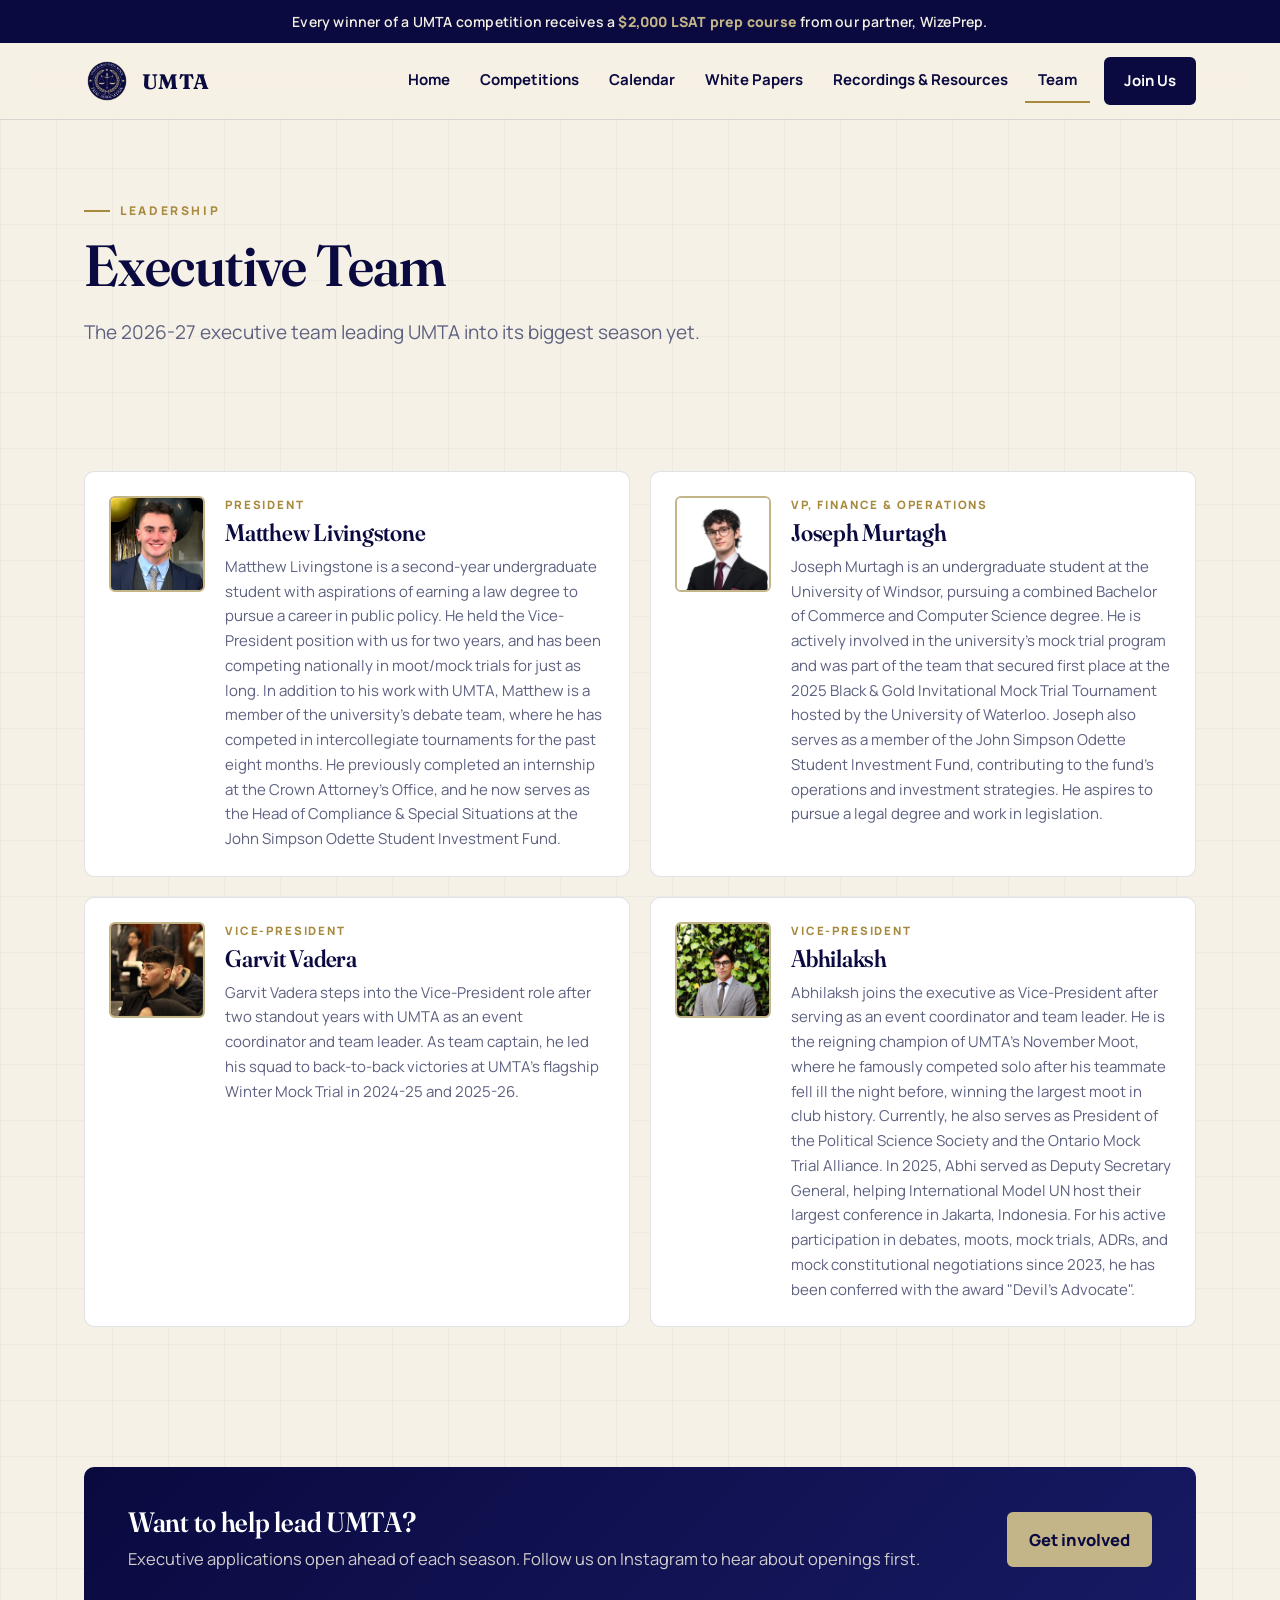
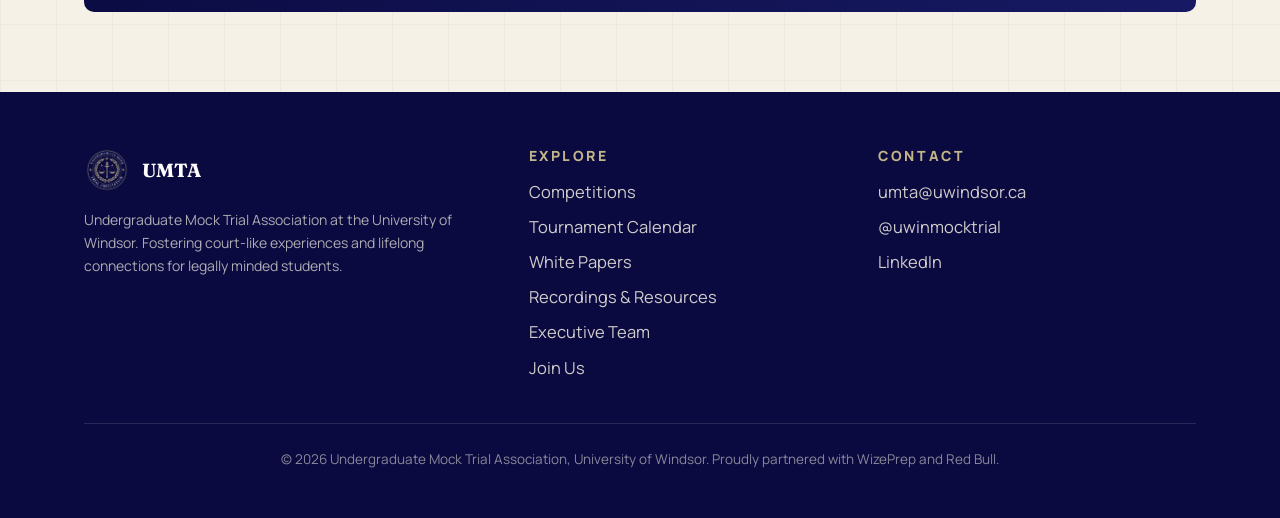
<file: UMTA/umta-vercel-site/team.html>
<!DOCTYPE html>
<html lang="en">
<head>
  <meta charset="utf-8" />
  <meta name="viewport" content="width=device-width, initial-scale=1" />
  <title>Executive Team | UMTA</title>
  <meta name="description" content="Meet the executive team leading the Undergraduate Mock Trial Association at the University of Windsor." />
  <meta name="theme-color" content="#0a0a40" />
  <link rel="icon" type="image/png" href="images/umta-logo.png" />
  <link rel="preconnect" href="https://fonts.googleapis.com">
  <link rel="preconnect" href="https://fonts.gstatic.com" crossorigin>
  <link href="https://fonts.googleapis.com/css2?family=Fraunces:opsz,wght@9..144,400;9..144,600;9..144,700&family=Manrope:wght@400;500;600;700;800&display=swap" rel="stylesheet">
  <link rel="stylesheet" href="styles.css" />
</head>
<body>

  <div class="announce">
    Every winner of a UMTA competition receives a <b>$2,000 LSAT prep course</b> from our partner, WizePrep.
  </div>

  <header class="site">
    <div class="container nav">
      <a class="brand" href="index.html" aria-label="UMTA home">
        <img src="images/umta-seal-navy.png" alt="UMTA seal" />
        <b>UMTA</b>
      </a>
      <button class="menu-btn" aria-label="Toggle menu" aria-expanded="false">&#9776;</button>
      <nav class="nav-links" aria-label="Primary navigation">
        <a href="index.html">Home</a>
        <a href="competitions.html">Competitions</a>
        <a href="calendar.html">Calendar</a>
        <a href="white-papers.html">White Papers</a>
        <a href="resources.html">Recordings &amp; Resources</a>
        <a href="team.html" class="active">Team</a>
        <a class="cta" href="join.html">Join Us</a>
      </nav>
    </div>
  </header>

  <main>
    <div class="container page-hero">
      <span class="eyebrow">Leadership</span>
      <h1>Executive Team</h1>
      <p>The 2026-27 executive team leading UMTA into its biggest season yet.</p>
    </div>

    <section class="section">
      <div class="container">
        <div class="team-grid">

          <article class="person fade-in">
            <div class="avatar"><img src="images/matthew-livingstone.jpg" alt="Matthew Livingstone" /></div>
            <div>
              <div class="role">President</div>
              <h3>Matthew Livingstone</h3>
              <p>Matthew Livingstone is a second-year undergraduate student with aspirations of earning a law degree to pursue a career in public policy. He held the Vice-President position with us for two years, and has been competing nationally in moot/mock trials for just as long. In addition to his work with UMTA, Matthew is a member of the university's debate team, where he has competed in intercollegiate tournaments for the past eight months. He previously completed an internship at the Crown Attorney's Office, and he now serves as the Head of Compliance &amp; Special Situations at the John Simpson Odette Student Investment Fund.</p>
            </div>
          </article>

          <article class="person fade-in">
            <div class="avatar"><img src="images/joseph-murtagh.jpg" alt="Joseph Murtagh" /></div>
            <div>
              <div class="role">VP, Finance &amp; Operations</div>
              <h3>Joseph Murtagh</h3>
              <p>Joseph Murtagh is an undergraduate student at the University of Windsor, pursuing a combined Bachelor of Commerce and Computer Science degree. He is actively involved in the university's mock trial program and was part of the team that secured first place at the 2025 Black &amp; Gold Invitational Mock Trial Tournament hosted by the University of Waterloo. Joseph also serves as a member of the John Simpson Odette Student Investment Fund, contributing to the fund's operations and investment strategies. He aspires to pursue a legal degree and work in legislation.</p>
            </div>
          </article>

          <article class="person fade-in">
            <div class="avatar"><img src="images/garvit-vadera.jpg" alt="Garvit Vadera" /></div>
            <div>
              <div class="role">Vice-President</div>
              <h3>Garvit Vadera</h3>
              <p>Garvit Vadera steps into the Vice-President role after two standout years with UMTA as an event coordinator and team leader. As team captain, he led his squad to back-to-back victories at UMTA's flagship Winter Mock Trial in 2024-25 and 2025-26.</p>
            </div>
          </article>

          <article class="person fade-in">
            <div class="avatar"><img src="images/abhilaksh.jpg" alt="Abhilaksh" /></div>
            <div>
              <div class="role">Vice-President</div>
              <h3>Abhilaksh</h3>
              <p>Abhilaksh joins the executive as Vice-President after serving as an event coordinator and team leader. He is the reigning champion of UMTA's November Moot, where he famously competed solo after his teammate fell ill the night before, winning the largest moot in club history. Currently, he also serves as President of the Political Science Society and the Ontario Mock Trial Alliance. In 2025, Abhi served as Deputy Secretary General, helping International Model UN host their largest conference in Jakarta, Indonesia. For his active participation in debates, moots, mock trials, ADRs, and mock constitutional negotiations since 2023, he has been conferred with the award "Devil's Advocate".</p>
            </div>
          </article>

        </div>
      </div>
    </section>

    <section class="section-tight" style="padding-bottom:80px">
      <div class="container">
        <div class="cta-banner fade-in">
          <div>
            <h3>Want to help lead UMTA?</h3>
            <p>Executive applications open ahead of each season. Follow us on Instagram to hear about openings first.</p>
          </div>
          <a class="cta" href="join.html">Get involved</a>
        </div>
      </div>
    </section>
  </main>

  <footer class="site">
    <div class="container">
      <div class="footer-grid">
        <div>
          <div class="footer-brand">
            <img src="images/umta-logo.png" alt="UMTA seal" />
            <b>UMTA</b>
          </div>
          <p style="font-size:14px; margin:0">Undergraduate Mock Trial Association at the University of Windsor. Fostering court-like experiences and lifelong connections for legally minded students.</p>
        </div>
        <div>
          <h4>Explore</h4>
          <ul>
            <li><a href="competitions.html">Competitions</a></li>
            <li><a href="calendar.html">Tournament Calendar</a></li>
            <li><a href="white-papers.html">White Papers</a></li>
            <li><a href="resources.html">Recordings &amp; Resources</a></li>
            <li><a href="team.html">Executive Team</a></li>
            <li><a href="join.html">Join Us</a></li>
          </ul>
        </div>
        <div>
          <h4>Contact</h4>
          <ul>
            <li><a href="mailto:umta@uwindsor.ca">umta@uwindsor.ca</a></li>
            <li><a href="https://www.instagram.com/uwinmocktrial/" target="_blank" rel="noopener">@uwinmocktrial</a></li>
            <li><a href="https://www.linkedin.com/company/undergraduate-mock-trial-association/" target="_blank" rel="noopener">LinkedIn</a></li>
          </ul>
        </div>
      </div>
      <div class="copyright">&copy; <span id="year"></span> Undergraduate Mock Trial Association, University of Windsor. Proudly partnered with WizePrep and Red Bull.</div>
    </div>
  </footer>

  <script src="script.js"></script>
</body>
</html>
</file>
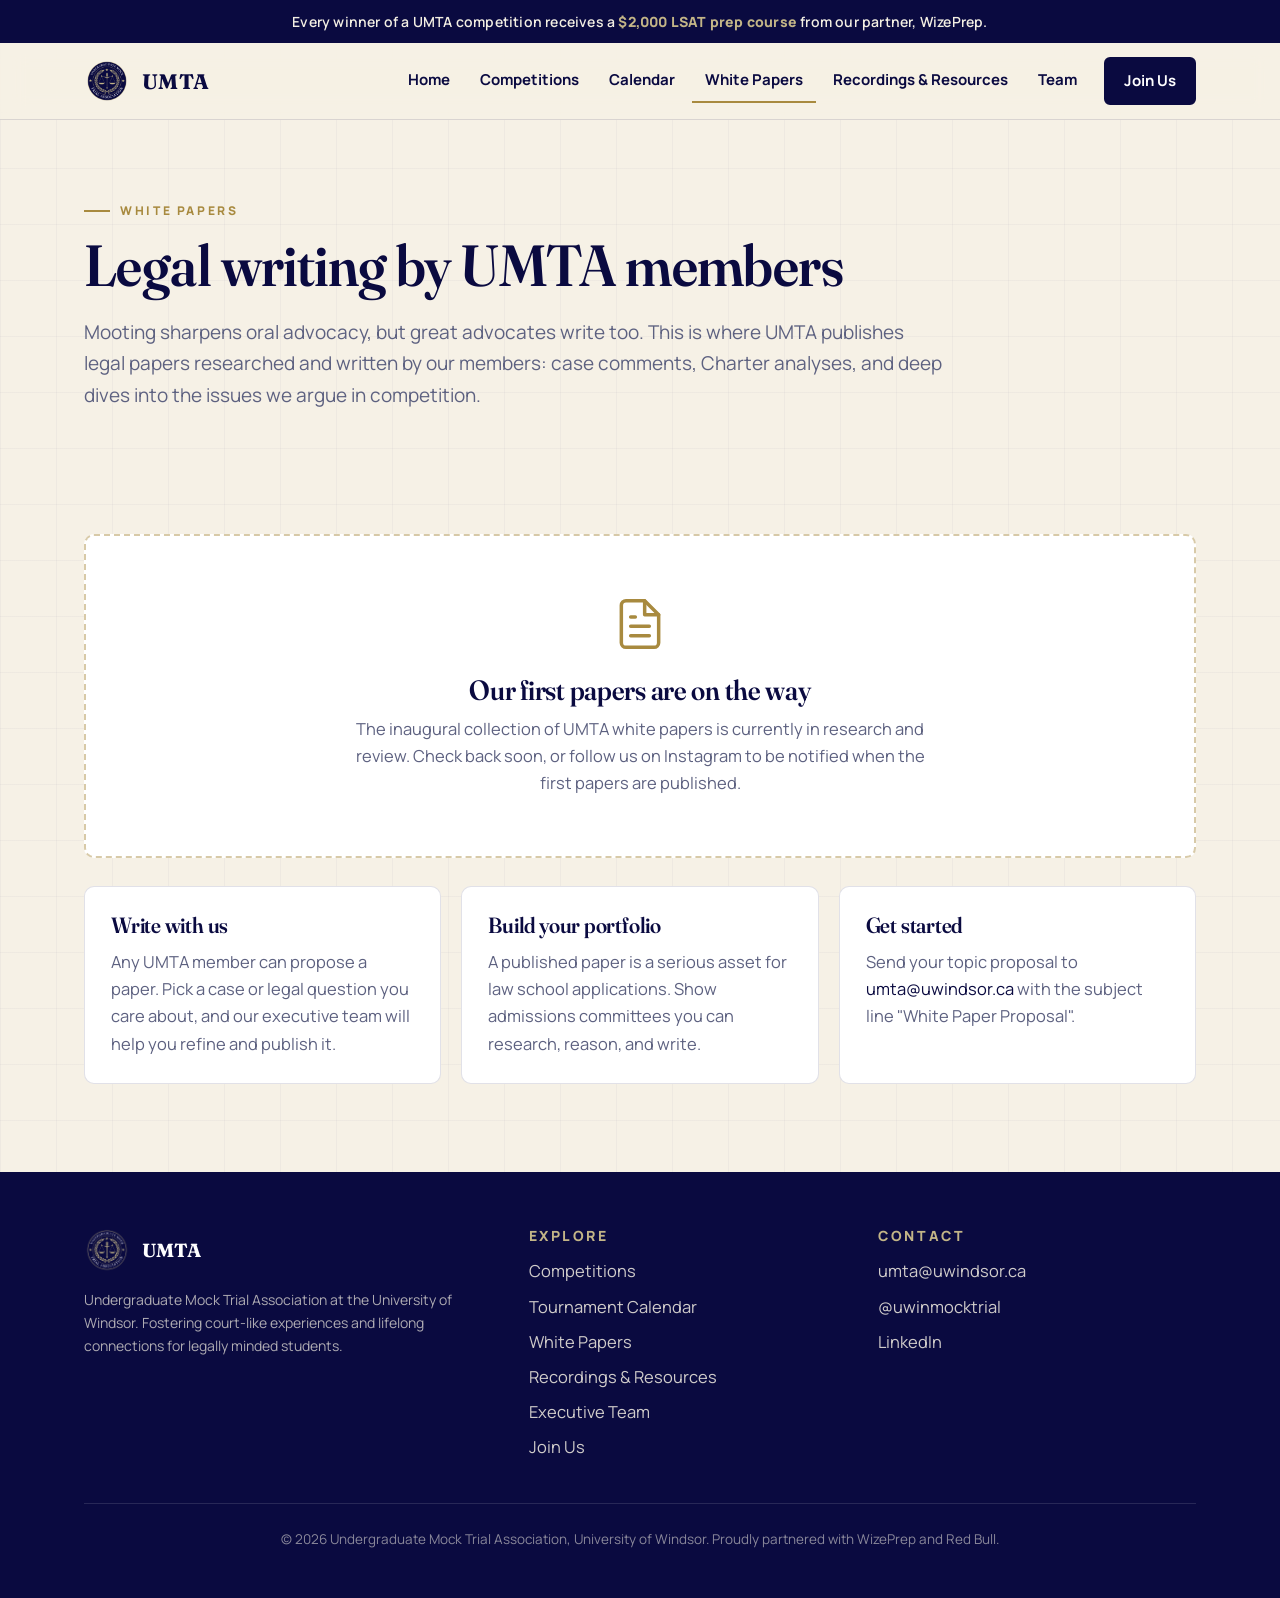
<file: UMTA/umta-vercel-site/white-papers.html>
<!DOCTYPE html>
<html lang="en">
<head>
  <meta charset="utf-8" />
  <meta name="viewport" content="width=device-width, initial-scale=1" />
  <title>White Papers | UMTA</title>
  <meta name="description" content="Legal papers researched and written by members of the Undergraduate Mock Trial Association." />
  <meta name="theme-color" content="#0a0a40" />
  <link rel="icon" type="image/png" href="images/umta-logo.png" />
  <link rel="preconnect" href="https://fonts.googleapis.com">
  <link rel="preconnect" href="https://fonts.gstatic.com" crossorigin>
  <link href="https://fonts.googleapis.com/css2?family=Fraunces:opsz,wght@9..144,400;9..144,600;9..144,700&family=Manrope:wght@400;500;600;700;800&display=swap" rel="stylesheet">
  <link rel="stylesheet" href="styles.css" />
</head>
<body>

  <div class="announce">
    Every winner of a UMTA competition receives a <b>$2,000 LSAT prep course</b> from our partner, WizePrep.
  </div>

  <header class="site">
    <div class="container nav">
      <a class="brand" href="index.html" aria-label="UMTA home">
        <img src="images/umta-seal-navy.png" alt="UMTA seal" />
        <b>UMTA</b>
      </a>
      <button class="menu-btn" aria-label="Toggle menu" aria-expanded="false">&#9776;</button>
      <nav class="nav-links" aria-label="Primary navigation">
        <a href="index.html">Home</a>
        <a href="competitions.html">Competitions</a>
        <a href="calendar.html">Calendar</a>
        <a href="white-papers.html" class="active">White Papers</a>
        <a href="resources.html">Recordings &amp; Resources</a>
        <a href="team.html">Team</a>
        <a class="cta" href="join.html">Join Us</a>
      </nav>
    </div>
  </header>

  <main>
    <div class="container page-hero">
      <span class="eyebrow">White Papers</span>
      <h1>Legal writing by UMTA members</h1>
      <p>Mooting sharpens oral advocacy, but great advocates write too. This is where UMTA publishes legal papers researched and written by our members: case comments, Charter analyses, and deep dives into the issues we argue in competition.</p>
    </div>

    <section class="section">
      <div class="container">
        <div class="empty-panel fade-in">
          <svg viewBox="0 0 24 24" fill="none" stroke="currentColor" stroke-width="1.5" stroke-linecap="round" stroke-linejoin="round" aria-hidden="true">
            <path d="M14 2H6a2 2 0 0 0-2 2v16a2 2 0 0 0 2 2h12a2 2 0 0 0 2-2V8z"/>
            <path d="M14 2v6h6M16 13H8M16 17H8M10 9H8"/>
          </svg>
          <h3>Our first papers are on the way</h3>
          <p>The inaugural collection of UMTA white papers is currently in research and review. Check back soon, or follow us on Instagram to be notified when the first papers are published.</p>
        </div>

        <div class="cards" style="margin-top:28px">
          <div class="card fade-in">
            <h3>Write with us</h3>
            <p>Any UMTA member can propose a paper. Pick a case or legal question you care about, and our executive team will help you refine and publish it.</p>
          </div>
          <div class="card fade-in">
            <h3>Build your portfolio</h3>
            <p>A published paper is a serious asset for law school applications. Show admissions committees you can research, reason, and write.</p>
          </div>
          <div class="card fade-in">
            <h3>Get started</h3>
            <p>Send your topic proposal to <a href="mailto:umta@uwindsor.ca">umta@uwindsor.ca</a> with the subject line "White Paper Proposal".</p>
          </div>
        </div>
      </div>
    </section>
  </main>

  <footer class="site">
    <div class="container">
      <div class="footer-grid">
        <div>
          <div class="footer-brand">
            <img src="images/umta-logo.png" alt="UMTA seal" />
            <b>UMTA</b>
          </div>
          <p style="font-size:14px; margin:0">Undergraduate Mock Trial Association at the University of Windsor. Fostering court-like experiences and lifelong connections for legally minded students.</p>
        </div>
        <div>
          <h4>Explore</h4>
          <ul>
            <li><a href="competitions.html">Competitions</a></li>
            <li><a href="calendar.html">Tournament Calendar</a></li>
            <li><a href="white-papers.html">White Papers</a></li>
            <li><a href="resources.html">Recordings &amp; Resources</a></li>
            <li><a href="team.html">Executive Team</a></li>
            <li><a href="join.html">Join Us</a></li>
          </ul>
        </div>
        <div>
          <h4>Contact</h4>
          <ul>
            <li><a href="mailto:umta@uwindsor.ca">umta@uwindsor.ca</a></li>
            <li><a href="https://www.instagram.com/uwinmocktrial/" target="_blank" rel="noopener">@uwinmocktrial</a></li>
            <li><a href="https://www.linkedin.com/company/undergraduate-mock-trial-association/" target="_blank" rel="noopener">LinkedIn</a></li>
          </ul>
        </div>
      </div>
      <div class="copyright">&copy; <span id="year"></span> Undergraduate Mock Trial Association, University of Windsor. Proudly partnered with WizePrep and Red Bull.</div>
    </div>
  </footer>

  <script src="script.js"></script>
</body>
</html>
</file>
<file: UMTA/umta-vercel-site/styles.css>
/* ============================================================
   UMTA — Undergraduate Mock Trial Association
   Shared stylesheet for all pages
   Palette: warm ivory canvas, UMTA navy + gold as accents
   Type: Fraunces (display) + Manrope (body)
   ============================================================ */

:root{
  --cream: #f6f1e6;          /* page canvas */
  --paper: #ffffff;          /* cards */
  --navy: #0a0a40;           /* UMTA navy */
  --navy-2: #171a63;         /* lighter navy for gradients */
  --gold: #a88a3f;           /* readable gold on light */
  --gold-2: #c3b587;         /* UMTA brand gold */
  --gold-soft: #f0e6c8;      /* gold tint */
  --ink: #15173a;            /* body text */
  --muted: #5d6180;          /* secondary text */
  --line: rgba(10,10,64,.12);
  --shadow: none;            /* flat cards: borders, not drop shadows */
  --shadow-lg: none;
  --radius: 10px;            /* cards: gently eased corners, never pills */
  --radius-sm: 6px;          /* buttons, thumbnails, portraits */
}

*{box-sizing:border-box}
html{scroll-behavior:smooth}
body{
  margin:0; color:var(--ink);
  background-color:var(--cream);
  /* faint hairline grid, site-wide */
  background-image:
    linear-gradient(rgba(10,10,64,.030) 1px, transparent 1px),
    linear-gradient(90deg, rgba(10,10,64,.030) 1px, transparent 1px);
  background-size:56px 56px;
  font-family: Manrope, system-ui, -apple-system, "Segoe UI", Roboto, Helvetica, Arial, sans-serif;
  line-height:1.65; font-size:16.5px;
  -webkit-font-smoothing:antialiased;
}
img{max-width:100%; display:block}
a{color:var(--navy); text-decoration:none}
a:hover{color:var(--gold)}
::selection{background:var(--gold-soft); color:var(--navy)}

.container{max-width:1160px; margin:0 auto; padding:0 24px}
.section{padding:88px 0; position:relative}
.section-tight{padding:52px 0}
.band{background:transparent}
.band-navy{background:linear-gradient(135deg, var(--navy) 0%, var(--navy-2) 100%); color:#f3efe3}
.band-navy .eyebrow{color:var(--gold-2)}
.band-navy h2{color:#fff}
.band-navy p{color:rgba(243,239,227,.82)}

h1,h2,h3,h4,.display{
  font-family: Fraunces, Georgia, "Times New Roman", serif;
  font-variation-settings:"opsz" 96, "SOFT" 30;
  color:var(--navy); letter-spacing:-.01em; line-height:1.12;
}
.eyebrow{
  color:var(--gold); text-transform:uppercase; letter-spacing:.22em; font-size:12px;
  font-weight:800; display:inline-flex; align-items:center; gap:10px; margin-bottom:12px;
}
.eyebrow::before{content:""; width:26px; height:2px; background:var(--gold)}
.section h2{font-weight:600; margin:0 0 16px; font-size:clamp(30px,3.6vw,44px)}
.lede{color:var(--muted); font-size:18.5px; max-width:70ch}

/* ---------- Announcement bar ---------- */
.announce{
  background:var(--navy); color:#f3efe3; text-align:center; font-weight:600; font-size:14px;
  padding:10px 16px; letter-spacing:.2px;
}
.announce b, .announce strong{color:var(--gold-2); font-weight:800}
.announce a{color:var(--gold-2); text-decoration:underline}

/* ---------- Header / Nav ---------- */
header.site{
  position:sticky; top:0; z-index:50;
  backdrop-filter:saturate(160%) blur(12px);
  background:rgba(246,241,230,.85);
  border-bottom:1px solid var(--line);
}
.nav{display:flex; align-items:center; justify-content:space-between; height:76px; gap:16px}
.brand{display:flex; align-items:center; gap:12px; color:var(--navy)}
.brand:hover{color:var(--navy)}
.brand img{width:46px; height:46px; object-fit:contain}
.brand b{font-family:Fraunces, serif; font-weight:700; font-size:21px; letter-spacing:.02em}
.nav-links{display:flex; align-items:center; gap:4px}
.nav-links a{
  color:var(--navy); padding:9px 13px; font-weight:700; font-size:15px;
  white-space:nowrap; position:relative;
}
.nav-links a:not(.cta){border-bottom:2px solid transparent}
.nav-links a:not(.cta):hover{border-bottom-color:var(--line); color:var(--navy)}
.nav-links a.active:not(.cta){border-bottom-color:var(--gold); color:var(--navy)}
.nav-links a.cta{margin-left:10px; color:#fff; background:var(--navy); padding:10px 18px}
.nav-links a.cta:hover{color:#fff; background:var(--navy-2)}

.cta{
  background:var(--navy); color:#fff; padding:12px 20px; border-radius:var(--radius-sm);
  font-weight:800; display:inline-block; border:2px solid var(--navy);
  transition:background .15s ease, color .15s ease;
}
.cta:hover{background:var(--navy-2); color:#fff}
.cta.ghost{background:transparent; color:var(--navy)}
.cta.ghost:hover{background:var(--navy); color:#fff}
.cta.gold{background:var(--gold-2); border-color:var(--gold-2); color:var(--navy)}
.cta.gold:hover{background:#d5c89b; border-color:#d5c89b; color:var(--navy)}
.band-navy .cta.ghost{color:#fff; border-color:rgba(255,255,255,.55)}
.band-navy .cta.ghost:hover{background:#fff; color:var(--navy); border-color:#fff}

.menu-btn{display:none; background:none; border:1px solid var(--line); border-radius:var(--radius-sm); color:var(--navy); font-size:22px; padding:4px 12px; cursor:pointer}

/* ---------- Page hero (inner pages) ---------- */
.page-hero{padding-top:72px; padding-bottom:16px}
.page-hero h1{font-size:clamp(36px,5vw,58px); font-weight:600; margin:0 0 14px}
.page-hero p{color:var(--muted); font-size:19px; max-width:72ch}

/* ---------- Home hero: logo front and center ---------- */
.hero{
  padding:84px 0 72px; text-align:center; position:relative; overflow:hidden;
  background:radial-gradient(900px 500px at 50% -10%, rgba(195,181,135,.32), transparent 65%);
}
.hero .container{position:relative}
.hero-seal{
  width:min(300px, 60vw); margin:0 auto 30px; position:relative;
}
.hero-seal::before{
  content:""; position:absolute; inset:-14%; border-radius:50%;
  background:radial-gradient(circle, rgba(195,181,135,.45), rgba(195,181,135,0) 68%);
  z-index:0;
}
.hero-seal img{position:relative; z-index:1; filter:drop-shadow(0 22px 40px rgba(10,10,64,.28))}
.hero .eyebrow{justify-content:center}
.hero h1{font-size:clamp(38px,5.6vw,66px); font-weight:600; margin:0 auto 18px; max-width:16ch}
.hero p{color:var(--muted); font-size:19.5px; max-width:64ch; margin:0 auto}
.hero .actions{display:flex; gap:14px; margin-top:30px; flex-wrap:wrap; justify-content:center; align-items:center}

/* ---------- Cards ---------- */
.cards{display:grid; grid-template-columns:repeat(3,1fr); gap:20px}
.cards-2{display:grid; grid-template-columns:repeat(2,1fr); gap:20px}
.cards-4{display:grid; grid-template-columns:repeat(4,1fr); gap:20px}
.card{
  background:var(--paper); border:1px solid var(--line); border-radius:var(--radius);
  padding:26px; box-shadow:var(--shadow);
}
.card h3{margin:0 0 10px; font-size:22px; font-weight:600}
.card p{margin:0; color:var(--muted)}
.card b{color:var(--ink)}

/* ---------- Partner band ---------- */
.partners .card{display:grid; grid-template-columns:170px 1fr; gap:26px; align-items:center; padding:28px}
.logo-chip{
  background:var(--cream); border-radius:var(--radius-sm); padding:18px; display:grid; place-items:center;
  min-height:120px; border:1px solid var(--line);
}
.logo-chip img{max-height:80px; width:auto; max-width:100%; object-fit:contain}
.partner-tag{color:var(--gold); font-size:11.5px; text-transform:uppercase; letter-spacing:.2em; font-weight:800}
.partners h3{font-size:26px; margin:6px 0 8px}
.partners .card p{color:var(--ink)}
.partners .card p b{color:var(--navy)}

/* ---------- Stats (on navy band) ---------- */
.stats{display:grid; grid-template-columns:repeat(4,1fr); gap:20px; text-align:center}
.stat{
  background:rgba(255,255,255,.06); border:1px solid rgba(195,181,135,.35);
  border-radius:var(--radius); padding:30px 16px;
}
.stat .num{font-family:Fraunces, serif; font-size:clamp(36px,4vw,52px); font-weight:600; color:var(--gold-2); line-height:1}
.stat .label{color:rgba(243,239,227,.8); font-size:14px; margin-top:10px; font-weight:600}

/* ---------- Competition feature rows ---------- */
.feature{
  display:grid; grid-template-columns:minmax(0,.9fr) minmax(0,1.1fr); gap:0; align-items:stretch;
  background:var(--paper); border:1px solid var(--line); border-radius:var(--radius);
  box-shadow:var(--shadow); overflow:hidden; margin-bottom:30px;
}
.feature .media{min-height:360px; max-height:540px; overflow:hidden; background:var(--cream)}
.feature .media img{width:100%; height:100%; object-fit:cover; object-position:center 30%}
.feature .body{padding:36px 40px}
.feature.flip .media{order:2}
.feature.flip .body{order:1}
.feature h3{font-size:28px; margin:6px 0 8px; font-weight:600}
.feature .case{
  color:var(--gold); font-weight:700; font-style:italic;
  font-family:Fraunces, serif; font-size:17px; margin-bottom:12px;
}
.feature p{color:var(--muted); margin:0 0 6px}
.result-line{margin:14px 0 0; padding-left:0; list-style:none}
.result-line li{margin:9px 0; color:var(--muted); padding-left:0}
.result-line b{color:var(--navy)}
.medal{color:var(--gold); font-weight:800; margin-right:4px}
.badge{
  display:inline-block; font-size:12px; font-weight:800; color:var(--gold);
  margin:0 0 8px; letter-spacing:.14em; text-transform:uppercase;
}
.badge + .badge::before{content:"\00b7"; margin:0 9px; color:var(--muted)}
.prize-note{
  margin-top:18px; padding:14px 16px; border-left:3px solid var(--gold-2);
  background:var(--cream); border-radius:0 var(--radius-sm) var(--radius-sm) 0; font-size:14.5px; color:var(--ink);
}

/* ---------- Team ---------- */
.team-grid{display:grid; grid-template-columns:repeat(2,1fr); gap:20px}
.person{
  display:grid; grid-template-columns:96px 1fr; gap:20px;
  background:var(--paper); border:1px solid var(--line); border-radius:var(--radius);
  padding:24px; box-shadow:var(--shadow);
}
.avatar{
  width:96px; height:96px; border-radius:var(--radius-sm); display:grid; place-items:center;
  background:var(--navy); border:2px solid var(--gold-2);
  overflow:hidden; flex-shrink:0;
}
.avatar img{width:100%; height:100%; object-fit:cover}
.avatar span{font-weight:600; font-size:28px; color:var(--gold-2); font-family:Fraunces, serif}
.role{color:var(--gold); font-weight:800; letter-spacing:.16em; text-transform:uppercase; font-size:11.5px}
.person h3{margin:.3rem 0 .5rem; font-size:24px; font-weight:600}
.person p{margin:0; color:var(--muted); font-size:15px}

/* ---------- Resource / paper cards ---------- */
.resource-card{position:relative; overflow:hidden; transition:border-color .18s ease}
.resource-card:hover{border-color:var(--navy)}
.resource-card .thumb{
  aspect-ratio:16/9; border-radius:var(--radius-sm); margin-bottom:16px;
  background:linear-gradient(135deg, var(--navy), var(--navy-2));
  display:grid; place-items:center; color:var(--gold-2);
}
.resource-card .thumb svg{width:54px; height:54px}
.soon{
  display:block; color:var(--gold);
  font-size:11px; font-weight:800; letter-spacing:.18em; text-transform:uppercase;
  margin-bottom:8px;
}
.resource-card .meta{color:var(--muted); font-size:13.5px; margin-top:10px}

/* ---------- Empty state panel ---------- */
.empty-panel{
  text-align:center; padding:60px 28px; border:2px dashed rgba(168,138,63,.45);
  border-radius:var(--radius); background:var(--paper);
}
.empty-panel h3{font-size:28px; margin:16px 0 8px; font-weight:600}
.empty-panel p{color:var(--muted); max-width:60ch; margin:0 auto}
.empty-panel svg{width:56px; height:56px; color:var(--gold)}

/* ---------- Photo band (about) ---------- */
.photo-band{display:grid; grid-template-columns:1.1fr .9fr; gap:34px; align-items:center}
.photo-band .card{padding:0; overflow:hidden}
.photo-band img{width:100%; height:100%; object-fit:cover}
.caption{padding:14px 18px; color:var(--muted); font-size:13.5px; font-weight:600}
.about-copy p{color:var(--muted); font-size:17.5px}

/* ---------- CTA banner ---------- */
.cta-banner{
  background:linear-gradient(135deg, var(--navy) 0%, var(--navy-2) 100%);
  border-radius:var(--radius); padding:40px 44px; color:#fff;
  display:grid; grid-template-columns:1fr auto; gap:24px; align-items:center;
  box-shadow:var(--shadow-lg); position:relative; overflow:hidden;
}
.cta-banner h3{font-size:28px; margin:0 0 6px; color:#fff; font-weight:600}
.cta-banner p{margin:0; color:rgba(243,239,227,.85)}
.cta-banner .cta, .band-navy .cta:not(.ghost){
  position:relative; z-index:1;
  background:var(--gold-2); border-color:var(--gold-2); color:var(--navy);
}
.cta-banner .cta:hover, .band-navy .cta:not(.ghost):hover{background:#d8cca2; border-color:#d8cca2; color:var(--navy)}

/* ---------- Footer ---------- */
footer.site{
  background:var(--navy); color:rgba(243,239,227,.85); padding:56px 0 48px;
}
.footer-grid{display:grid; grid-template-columns:1.3fr 1fr 1fr; gap:32px; margin-bottom:34px}
.footer-grid h4{color:var(--gold-2); margin:0 0 14px; font-size:14px; letter-spacing:.18em; text-transform:uppercase; font-family:Manrope, sans-serif; font-weight:800}
.footer-grid ul{list-style:none; margin:0; padding:0}
.footer-grid li{margin:8px 0}
.footer-grid a{color:rgba(243,239,227,.85)}
.footer-grid a:hover{color:var(--gold-2)}
.footer-brand{display:flex; align-items:center; gap:12px; margin-bottom:14px}
.footer-brand img{width:46px; height:46px}
.footer-brand b{font-family:Fraunces, serif; font-size:19px; color:#fff}
.footer-grid p{color:rgba(243,239,227,.7) !important}
.copyright{text-align:center; color:rgba(243,239,227,.55); font-size:13.5px; border-top:1px solid rgba(255,255,255,.12); padding-top:24px}

.social{display:flex; gap:12px; align-items:center}
.social .icon{
  width:42px; height:42px; border-radius:var(--radius-sm); display:grid; place-items:center;
  border:2px solid var(--navy); background:transparent; color:var(--navy);
  transition:background .15s ease;
}
.social .icon:hover{background:var(--navy)}
.social .icon svg{width:20px; height:20px; stroke:var(--navy); fill:none; stroke-width:1.9}
.social .icon:hover svg{stroke:#fff}

/* ---------- Reveal animation ---------- */
.fade-in{opacity:0; transform:translateY(12px); transition:.6s ease}
.fade-in.show{opacity:1; transform:none}
@media (prefers-reduced-motion: reduce){
  .fade-in{opacity:1; transform:none; transition:none}
}

/* ---------- Responsive ---------- */
@media (max-width: 1020px){
  .nav-links{
    display:none; position:absolute; top:76px; left:0; right:0;
    flex-direction:column; align-items:stretch; padding:14px 22px 20px;
    background:var(--cream); border-bottom:1px solid var(--line); box-shadow:var(--shadow);
  }
  .nav-links.open{display:flex}
  .nav-links a{padding:13px 14px; font-size:16px}
  .nav-links a:not(.cta){border-bottom:0; border-left:3px solid transparent}
  .nav-links a.active:not(.cta){border-left-color:var(--gold)}
  .nav-links a.cta{margin:10px 0 0; text-align:center}
  .menu-btn{display:block}

  .cards, .cards-2, .cards-4{grid-template-columns:1fr}
  .stats{grid-template-columns:1fr 1fr}
  .feature, .feature.flip{grid-template-columns:1fr}
  .feature .media, .feature.flip .media{order:-1; max-height:420px; min-height:260px}
  .feature .body, .feature.flip .body{padding:26px}
  .partners .card{grid-template-columns:1fr}
  .team-grid{grid-template-columns:1fr}
  .photo-band{grid-template-columns:1fr}
  .cta-banner{grid-template-columns:1fr; text-align:center; padding:32px 26px}
  .cta-banner .cta{justify-self:center}
  .footer-grid{grid-template-columns:1fr; text-align:center}
  .footer-brand{justify-content:center}
  .social{justify-content:center}
}

/* ---------- Mobile: centre the page header on inner pages ---------- */
@media (max-width: 768px){
  .page-hero{text-align:center; padding-top:56px}
  .page-hero .eyebrow{justify-content:center}
  .page-hero p{margin-left:auto; margin-right:auto}
}

/* ---------- Tournament calendar ----------
   Flat, square-cornered cards: host logo leads on the left,
   the date sits in its own column on the right. */
.cal-group{margin-bottom:46px}
.cal-group > h3{
  font-size:14px; letter-spacing:.16em; text-transform:uppercase; color:var(--gold);
  font-family:Manrope, sans-serif; font-weight:800; margin:0 0 16px;
  padding-bottom:10px; border-bottom:2px solid var(--navy);
}
.cal-list{display:grid; gap:14px}
.cal-item{
  display:grid; grid-template-columns:210px minmax(0,1fr) 200px;
  grid-template-rows:1fr auto;
  grid-template-areas:"logo body date" "logo body action";
  background:var(--paper); border:1px solid var(--line); border-radius:var(--radius);
}
.cal-logo{
  grid-area:logo; display:flex; align-items:center; justify-content:center;
  padding:26px 22px; border-right:1px solid var(--line);
}
.cal-logo img{width:auto; height:auto; max-width:160px; max-height:84px; object-fit:contain}
.cal-wordmark{
  font-family:Manrope, sans-serif; font-weight:800; font-size:24px; color:var(--navy);
  text-transform:uppercase; letter-spacing:.06em; text-align:center; line-height:1.1;
}
.cal-wordmark small{display:block; margin-top:6px; font-size:10.5px; letter-spacing:.12em; color:var(--muted); font-weight:700}

.cal-body{grid-area:body; padding:24px 28px; align-self:center}
.cal-body h4{
  font-family:Manrope, sans-serif; font-variation-settings:normal;
  font-size:21px; font-weight:800; letter-spacing:-.01em; line-height:1.25; margin:0 0 4px;
}
.cal-body .host{color:var(--muted); font-size:14.5px; margin:0 0 8px}
.cal-meta{margin:0; font-size:13.5px; color:var(--muted)}
.cal-meta b{color:var(--navy); font-weight:800}
.cal-body .note{color:var(--muted); font-size:14px; margin:10px 0 0}

.cal-date{grid-area:date; padding:24px 24px 12px; border-left:1px solid var(--line)}
.cal-date .flag{
  display:block; font-size:12px; font-weight:800; color:var(--navy);
  border-left:3px solid var(--gold-2); padding-left:8px; margin-bottom:10px;
}
.cal-date .lbl{display:block; font-size:12px; font-weight:800; letter-spacing:.14em; text-transform:uppercase; color:var(--gold)}
.cal-date .day{display:block; font-size:32px; font-weight:800; color:var(--navy); line-height:1.1; letter-spacing:-.02em; margin-top:2px}
.cal-date .sub{display:block; font-size:13px; font-weight:600; color:var(--muted); margin-top:2px}
.cal-date.tba .day{font-size:28px}

.cal-action{grid-area:action; padding:0 24px 24px; border-left:1px solid var(--line)}
.cal-action .cta{
  display:block; width:100%; text-align:center; padding:10px 14px; font-size:14px;
}
.cal-action .email{display:block; font-size:13px; color:var(--muted); margin-top:8px}
.cal-action .email a{color:var(--navy); font-weight:700}


@media (max-width: 1020px){
  .cal-item{grid-template-columns:170px minmax(0,1fr) 180px}
  .cal-logo{padding:22px 18px}
  .cal-logo img{max-width:132px; max-height:72px}
  .cal-body{padding:22px 22px}
  .cal-date{padding:22px 20px 10px}
  .cal-action{padding:0 20px 22px}
}
@media (max-width: 720px){
  .cal-item{
    grid-template-columns:minmax(0,1fr) minmax(0,1fr);
    grid-template-rows:auto;
    grid-template-areas:"logo date" "body body" "action action";
  }
  .cal-logo{padding:18px; border-bottom:1px solid var(--line)}
  .cal-logo img{max-width:100%; max-height:64px}
  .cal-wordmark{font-size:19px}
  .cal-date{padding:18px; border-bottom:1px solid var(--line); align-self:stretch; display:flex; flex-direction:column; justify-content:center}
  .cal-date .day{font-size:28px}
  .cal-date.tba .day{font-size:24px}
  .cal-body{padding:18px 18px 14px}
  .cal-body h4{font-size:19px}
  .cal-action{padding:0 18px 18px; border-left:0}
  .cal-action .cta{display:inline-block; width:auto; padding:10px 18px}
}
</file>
